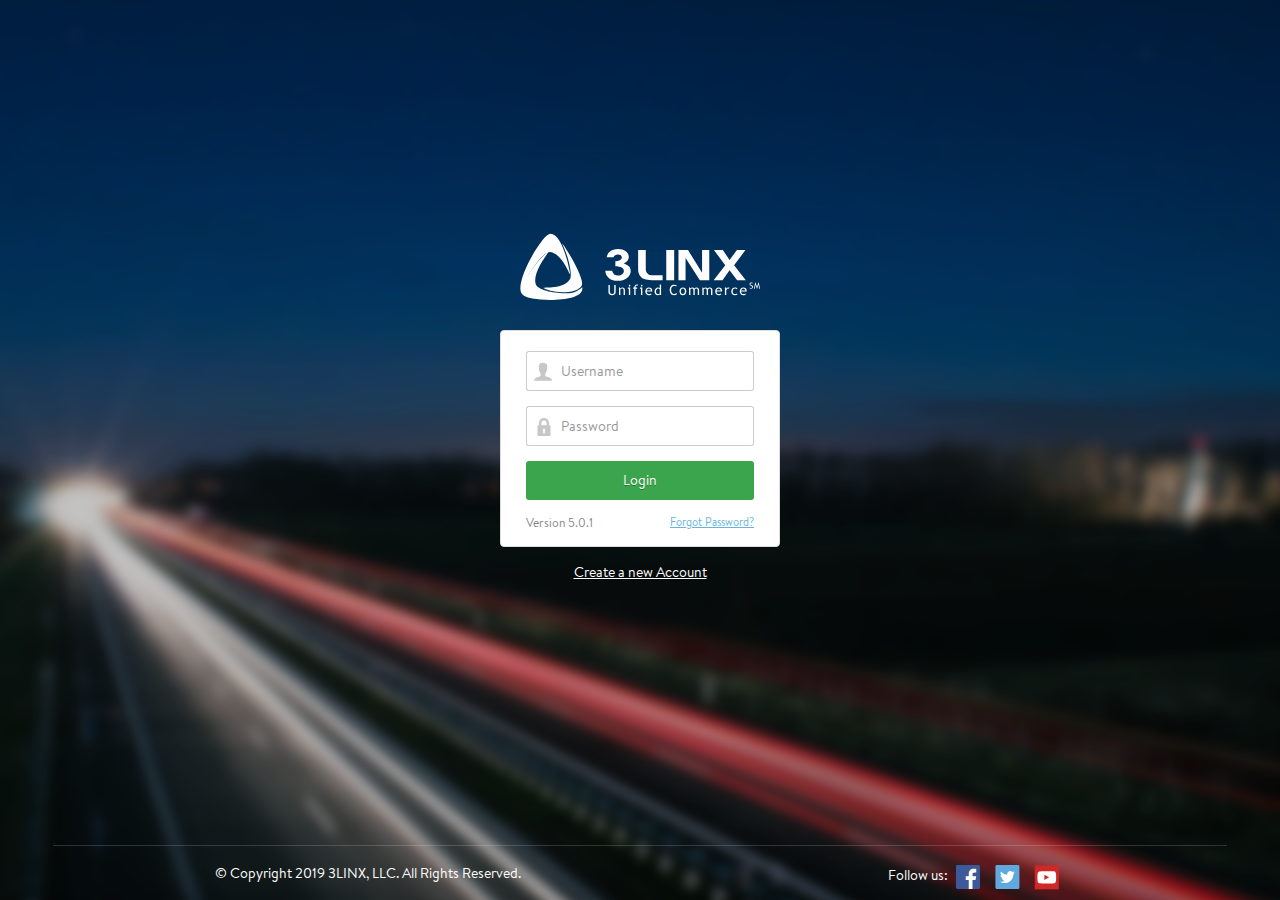
<file: index.html>
<!DOCTYPE html>
<html class="login">
  <head>
    <title>3LINX | UC Hub</title>
    <meta charset="UTF-8" />
    <meta name="viewport" content="width=1220" />
    <meta name="keywords" content="3 LINX Unified Commerce" />
    <link rel="shortcut icon" type="image/ico" href="images/favicon.ico" />
    <link rel="stylesheet" type="text/css" href="css/bootstrap.min.css" />
    <link rel="stylesheet" type="text/css" href="css/font-awesome.min.css" />
    <link rel="stylesheet" type="text/css" href="css/elements.css" />
    <link rel="stylesheet" type="text/css" href="css/main.css" />
    <link rel="stylesheet" type="text/css" href="css/responsive.css" />
    <!--[if gte IE 9]>
      <style type="text/css">
        .gradient {
          filter: none;
        }
      </style>
    <![endif]-->

    <!--Main Scripts-->
    <script type="text/javascript" src="js/jquery-1.11.2.min.js"></script>
    <script type="text/javascript" src="js/bootstrap.min.js"></script>
    <script type="text/javascript" src="js/main.js"></script>

    <!--[if lte IE 9]>
      <script type="text/javascript" src="js/ie/placeholder.js"></script>
      <script type="text/javascript" src="js/ie/respond.min.js"></script>
    <![endif]-->
  </head>
  <body>
    <div class="page-login wrap">
      <div class="container-main">
        <div class="login-form text-center">
          <div class="block-logo">
            <a href="index.html">
              <img src="images/Logo_Login.svg" alt="3LINX Logo" />
              <img
                src="images/Logo_Login_print.svg"
                class="visible-print"
                alt="3LINX Logo"
              />
            </a>
          </div>
          <div
            class="col-lg-3 col-md-3 col-sm-3 no-float no-padding panel panel-default login-panel"
          >
            <div class="panel-body">
              <form
                id="myForm"
                data-toggle="validator"
                role="form"
                action="#"
                method="POST"
              >
                <div class="row">
                  <div class="col-sm-12 col-md-12">
                    <div class="form-group login-form-item">
                      <p class="text-left hidden">
                        This username doesn’t exist.
                      </p>
                      <div class="col-md-12 col-xs-12 input-group">
                        <label
                          class="input-group-addon login-icon icon-banner"
                          for="field-login"
                        >
                          <i class="icons icon-username"></i>
                        </label>
                        <input
                          class="form-control login-input"
                          placeholder="Username"
                          id="field-login"
                          name="loginname"
                          type="text"
                          autofocus
                        />
                      </div>
                    </div>
                    <div class="form-group login-form-item">
                      <p class="text-left hidden">This password is wrong.</p>
                      <div class="col-md-12 col-xs-12 input-group">
                        <label
                          class="input-group-addon login-icon icon-banner"
                          for="field-pass"
                        >
                          <i class="icons icon-password"></i>
                        </label>
                        <input
                          class="form-control login-input"
                          placeholder="Password"
                          id="field-pass"
                          name="password"
                          type="password"
                          value=""
                        />
                      </div>
                    </div>
                    <div class="form-group">
                      <input
                        type="submit"
                        class="btn btn-lg btn-primary btn-green gradient btn-block"
                        value="Login"
                      />
                    </div>
                    <div class="login-action text-right">
                      <small class="pull-left">Version 5.0.1</small>
                      <a href=""> Forgot Password? </a>
                    </div>
                  </div>
                </div>
              </form>
            </div>
          </div>
          <div class="text-center create-acc">
            <a href="" class="link-light">Create a new Account</a>
          </div>
        </div>
      </div>
      <!--End container-main-->
      <footer class="form-inline no-float">
        <div class="footer-inner col-md-11 col-sm-11 no-float no-padding">
          <div class="col-md-9 no-float">
            <div class="col-md-6 col-sm-6 col-xs-6 no-padding">
              <div class="form-group">
                &copy; Copyright 2019 3LINX, LLC. All Rights Reserved.
              </div>
            </div>
            <!--
                -->
            <div class="col-md-6 col-sm-6 col-xs-6 text-right no-padding">
              <div class="form-group hidden-print">
                Follow us:
                <a href="" class="icon-soc transition icon-fb"></a>
                <a href="" class="icon-soc transition icon-tw"></a>
                <a href="" class="icon-soc transition icon-utube"></a>
              </div>
            </div>
          </div>
        </div>
      </footer>
    </div>
  </body>
</html>
</file>
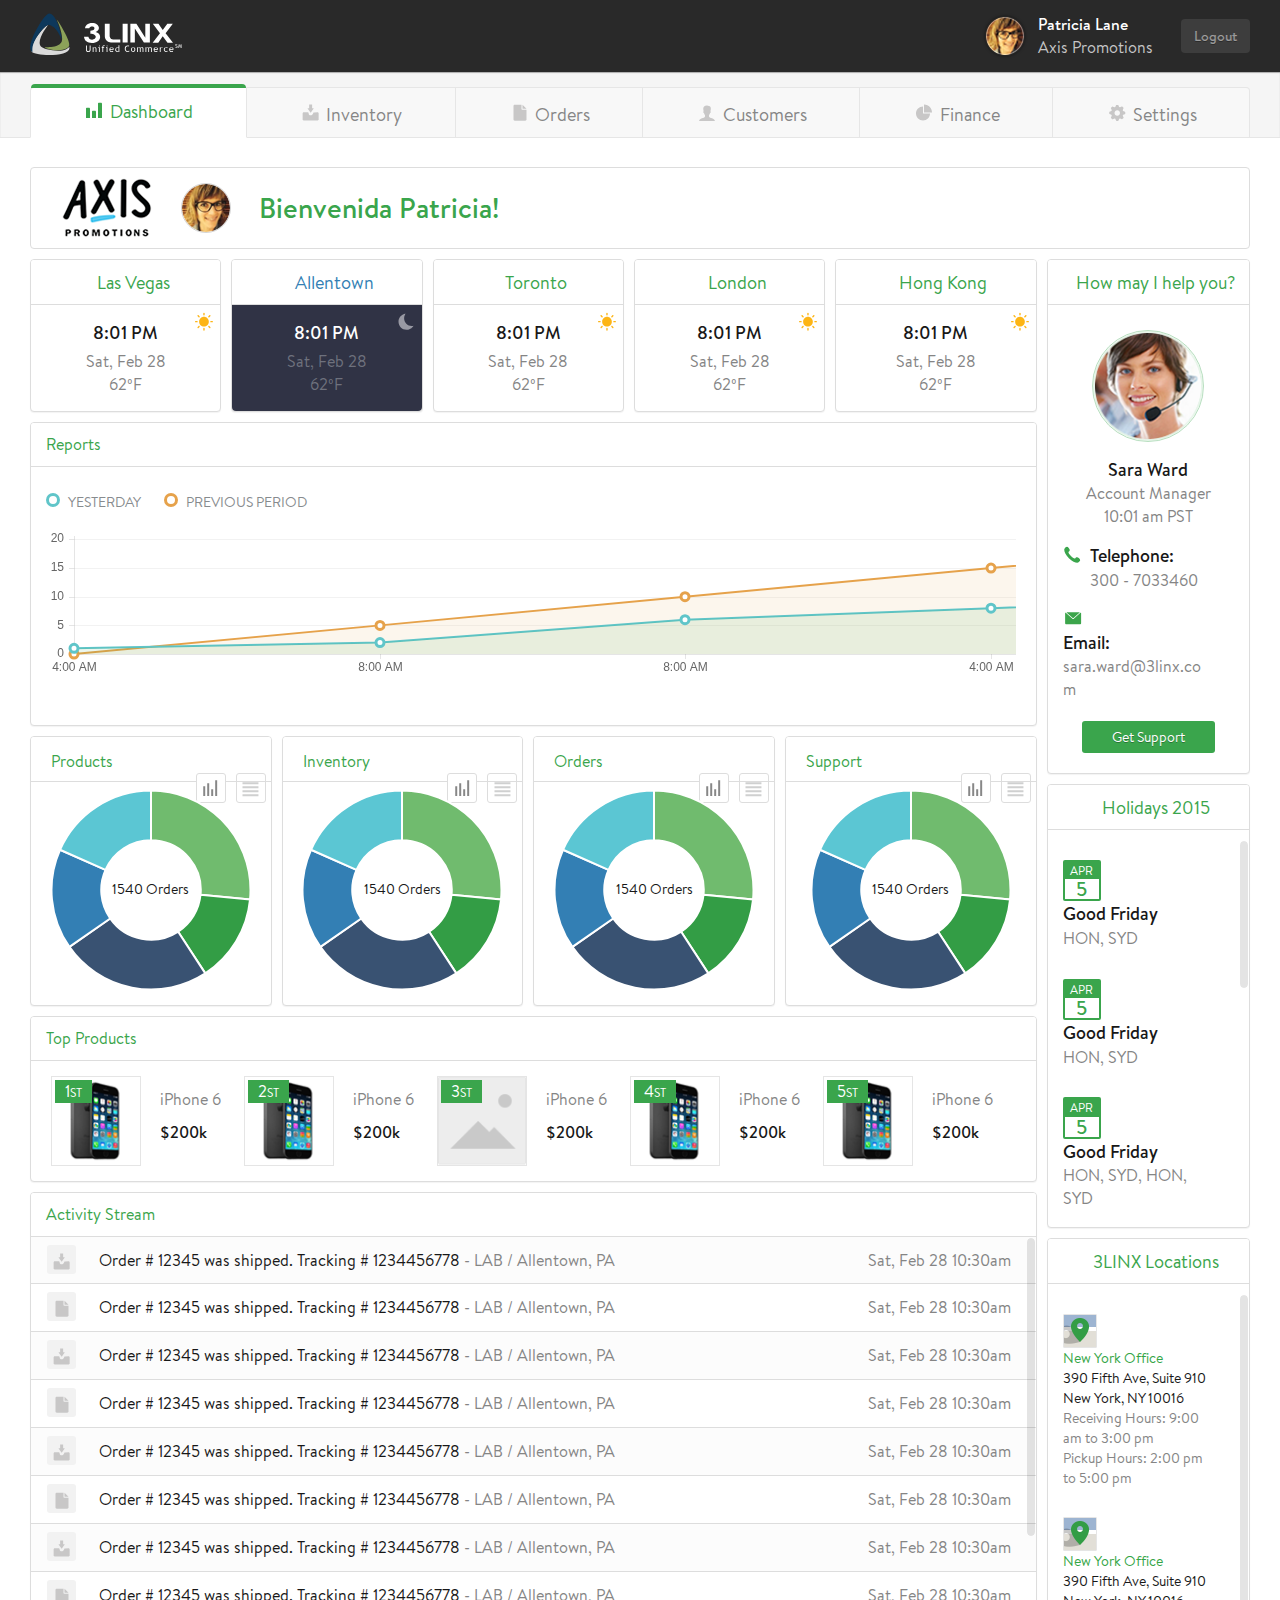
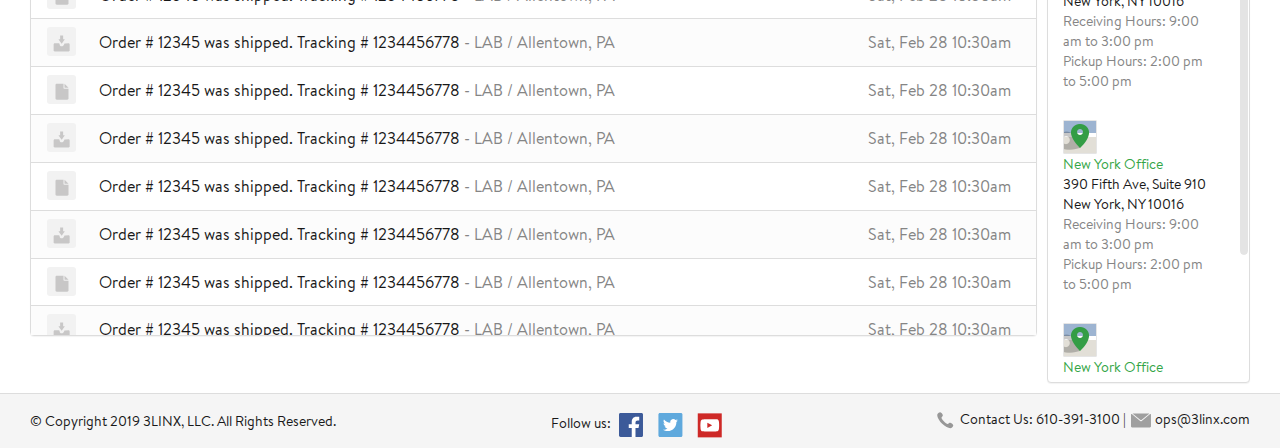
<file: dashboard.html>
<!DOCTYPE html>
<html>
  <head>
    <title>3LINX | UC Hub</title>
    <meta charset="UTF-8" />
    <meta name="keywords" content="3 LINX Unified Commerce" />
    <meta name="viewport" content="width=1500" />
    <link rel="shortcut icon" type="image/ico" href="images/favicon.ico" />
    <link rel="stylesheet" type="text/css" href="css/bootstrap.min.css" />
    <link
      rel="stylesheet"
      type="text/css"
      href="css/bootstrap-select.min.css"
    />
    <link rel="stylesheet" type="text/css" href="css/font-awesome.min.css" />
    <link rel="stylesheet" type="text/css" href="css/elements.css" />
    <link rel="stylesheet" type="text/css" href="css/main.css" />
    <link rel="stylesheet" type="text/css" href="css/responsive.css" />
    <!--[if gte IE 9]>
      <style type="text/css">
        .gradient {
          filter: none;
        }
      </style>
    <![endif]-->

    <!--Main Scripts-->
    <script type="text/javascript" src="js/jquery-1.11.2.min.js"></script>
    <script type="text/javascript" src="js/bootstrap.min.js"></script>
    <script type="text/javascript" src="js/bootstrap-select.min.js"></script>
    <script type="text/javascript" src="js/Chart.min.js"></script>
    <script type="text/javascript" src="js/main.js"></script>

    <!--[if lte IE 9]>
      <script type="text/javascript" src="js/ie/placeholder.js"></script>
      <script type="text/javascript" src="js/ie/respond.min.js"></script>
    <![endif]-->
  </head>
  <body>
    <div class="wrap">
      <header>
        <div class="container-fluid no-padding">
          <nav class="navbar-default navbar-static-top header-nav">
            <div class="navbar-collapse form-inline">
              <div class="form-group nav-inner col-sm-6 col-xs-6">
                <a href="index.html">
                  <img
                    src="images/Logo_Portal.svg"
                    class="hidden-print"
                    alt="3LINX Logo"
                  />
                  <img
                    src="images/Logo_Portal_print.svg"
                    class="visible-print"
                    alt="3LINX Logo"
                  />
                </a>
              </div>
              <div class="nav col-sm-6 col-xs-6 nav-inner form-group">
                <div class="form-inline pull-right">
                  <div class="img-banner-sm form-group">
                    <img
                      src="images/userPic/img1.png"
                      class="profile-image img-circle"
                      alt="Avatar"
                    />
                  </div>
                  <a href="#" class="user-info form-group">
                    <strong>Patricia Lane</strong>
                    <span class="user-info-corp">Axis Promotions</span>
                  </a>
                  <button class="btn btn-gray transition btn-logout">
                    Logout
                  </button>
                </div>
              </div>
            </div>
            <!--/.nav-collapse -->
          </nav>
        </div>
      </header>
      <div class="container-main no-space">
        <div class="main-menu">
          <div class="col-md-12 no-padding tab-block">
            <nav>
              <div class="no-padding" id="bs-example-navbar-collapse-1">
                <ul class="nav no-float main-nav nav-justified nav-tabs">
                  <li class="tab-item tab-first active">
                    <a href="dashboard.html"
                      ><i class="icons icon-dash"></i> Dashboard</a
                    >
                  </li>
                  <li class="tab-item">
                    <a href="#"><i class="icons icon-invent"></i> Inventory</a>
                  </li>
                  <li class="tab-item">
                    <a href="manage.html"
                      ><i class="icons icon-orders"></i> Orders</a
                    >
                  </li>
                  <li class="tab-item">
                    <a href="#"
                      ><i class="icons icon-customers"></i> Customers</a
                    >
                  </li>
                  <li class="tab-item">
                    <a href="#"><i class="icons icon-finance"></i> Finance</a>
                  </li>
                  <li class="tab-item tab-last">
                    <a href="#"><i class="icons icon-settings"></i> Settings</a>
                  </li>
                </ul>
              </div>
              <!-- /.navbar-collapse -->
            </nav>
          </div>
        </div>
        <!--End main Nav-->
        <div class="container-fluid no-padding">
          <div class="profile-head panel panel-default">
            <div class="form-inline">
              <a href="#" class="form-group">
                <img
                  src="images/compLogos/logo1.png"
                  class=""
                  alt="Company Logo"
                />
              </a>
              <div class="img-banner-mid form-group">
                <img
                  src="images/userPic/img2.png"
                  class="profile-image-mid img-circle"
                  alt="Avatar"
                />
              </div>
              <a href="#" class="head-md-green form-group">
                <strong>Bienvenida Patricia!</strong>
              </a>
            </div>
          </div>
          <div class="clearfix">
            <div class="col-xs-10 no-padding container-left">
              <div class="table-block">
                <div class="box-country">
                  <div class="panel panel-default text-center panel-date">
                    <div class="panel-heading">
                      <strong class="head-sm-green">Las Vegas</strong>
                    </div>
                    <div class="panel-body">
                      <span class="pull-right icons icon-sun"></span>
                      <strong>8:01 PM</strong>
                      <p class="no-margin count-time">Sat, Feb 28</p>
                      <p class="no-margin">62&#186;F</p>
                    </div>
                  </div>
                </div>
                <div class="box-country box-night">
                  <div class="panel panel-default text-center panel-date">
                    <div class="panel-heading">
                      <strong class="head-sm-green">Allentown</strong>
                    </div>
                    <div class="panel-body">
                      <span class="pull-right icons icon-moon"></span>
                      <strong>8:01 PM</strong>
                      <p class="no-margin count-time">Sat, Feb 28</p>
                      <p class="no-margin">62&#186;F</p>
                    </div>
                  </div>
                </div>
                <div class="box-country">
                  <div class="panel panel-default text-center panel-date">
                    <div class="panel-heading">
                      <strong class="head-sm-green">Toronto</strong>
                    </div>
                    <div class="panel-body">
                      <span class="pull-right icons icon-sun"></span>
                      <strong>8:01 PM</strong>
                      <p class="no-margin count-time">Sat, Feb 28</p>
                      <p class="no-margin">62&#186;F</p>
                    </div>
                  </div>
                </div>
                <div class="box-country">
                  <div class="panel panel-default text-center panel-date">
                    <div class="panel-heading">
                      <strong class="head-sm-green">London</strong>
                    </div>
                    <div class="panel-body">
                      <span class="pull-right icons icon-sun"></span>
                      <strong>8:01 PM</strong>
                      <p class="no-margin count-time">Sat, Feb 28</p>
                      <p class="no-margin">62&#186;F</p>
                    </div>
                  </div>
                </div>
                <div class="box-country">
                  <div class="panel panel-default text-center panel-date">
                    <div class="panel-heading">
                      <strong class="head-sm-green">Hong Kong</strong>
                    </div>
                    <div class="panel-body">
                      <span class="pull-right icons icon-sun"></span>
                      <strong>8:01 PM</strong>
                      <p class="no-margin count-time">Sat, Feb 28</p>
                      <p class="no-margin">62&#186;F</p>
                    </div>
                  </div>
                </div>
              </div>
              <div class="col-lg-12 no-padding">
                <div class="panel panel-default text-left">
                  <div class="panel-heading">
                    <strong class="head-sm-green">Reports</strong>
                  </div>
                  <div class="panel-body chart-container">
                    <div class="col-lg-12 form-inline">
                      <div class="chart-info form-group">
                        <span class="chart-blue img-circle"></span>
                        Yesterday
                      </div>
                      <div class="chart-info form-group">
                        <span class="chart-orange img-circle"></span>
                        Previous Period
                      </div>
                    </div>
                    <div id="canvas-holder2">
                      <canvas id="chart2" width="450" height="70%" />
                    </div>
                    <div id="chartjs-tooltip"></div>
                  </div>
                </div>
              </div>
              <div class="table-block">
                <div class="box-data">
                  <div class="panel panel-default panel-static">
                    <div class="panel-heading panel-fixed-head form-inline">
                      <strong
                        class="head-sm-green form-group col-lg-8 no-float no-padding"
                        >Products</strong
                      >
                      <ul
                        class="nav nav-tabs choose-tablist form-group pull-right hidden-print"
                        role="tablist"
                      >
                        <li role="presentation" class="active">
                          <a
                            href="#graph-prod"
                            aria-controls="home"
                            role="tab"
                            data-toggle="tab"
                          >
                            <i class="icons icon-graph"></i>
                          </a>
                        </li>
                        <li role="presentation">
                          <a
                            href="#data-prod"
                            aria-controls="profile"
                            role="tab"
                            data-toggle="tab"
                          >
                            <i class="icons icon-data"></i>
                          </a>
                        </li>
                      </ul>
                    </div>
                    <div class="panel-body panel-static-bottom">
                      <div class="tab-content">
                        <div
                          role="tabpanel"
                          class="tab-pane active hidden-print"
                          id="graph-prod"
                        >
                          <div class="order-count">
                            <div class="table-block">
                              <span class="order-count-inner">1540 Orders</span>
                            </div>
                          </div>
                          <div
                            id="canvas-holder"
                            class="canvas-holder center-block"
                          >
                            <canvas id="chart-area" width="100%" height="100" />
                          </div>
                        </div>
                        <div role="tabpanel" class="tab-pane" id="data-prod">
                          <div class="enscroll">
                            <table class="table table-striped">
                              <tbody>
                                <tr>
                                  <td>John</td>
                                  <td>0</td>
                                </tr>
                                <tr>
                                  <td>Mary</td>
                                  <td>123</td>
                                </tr>
                                <tr>
                                  <td>July</td>
                                  <td>23</td>
                                </tr>
                                <tr>
                                  <td>July</td>
                                  <td>6</td>
                                </tr>
                                <tr>
                                  <td>July</td>
                                  <td>6</td>
                                </tr>
                                <tr>
                                  <td>July</td>
                                  <td>6</td>
                                </tr>
                              </tbody>
                            </table>
                          </div>
                        </div>
                      </div>
                    </div>
                  </div>
                </div>
                <div class="box-data">
                  <div class="panel panel-default panel-static">
                    <div class="panel-heading panel-fixed-head form-inline">
                      <strong
                        class="head-sm-green form-group col-lg-8 no-float no-padding"
                        >Inventory</strong
                      >
                      <ul
                        class="nav nav-tabs choose-tablist form-group pull-right hidden-print"
                        role="tablist"
                      >
                        <li role="presentation" class="active">
                          <a
                            href="#graph-invent"
                            aria-controls="home"
                            role="tab"
                            data-toggle="tab"
                          >
                            <i class="icons icon-graph"></i>
                          </a>
                        </li>
                        <li role="presentation">
                          <a
                            href="#data-invent"
                            aria-controls="profile"
                            role="tab"
                            data-toggle="tab"
                          >
                            <i class="icons icon-data"></i>
                          </a>
                        </li>
                      </ul>
                    </div>
                    <div class="panel-body panel-static-bottom">
                      <div class="tab-content">
                        <div
                          role="tabpanel"
                          class="tab-pane active"
                          id="graph-invent"
                        >
                          <div class="order-count">
                            <div class="table-block">
                              <span class="order-count-inner">1540 Orders</span>
                            </div>
                          </div>
                          <div
                            id="canvas-holder1"
                            class="canvas-holder center-block"
                          >
                            <canvas
                              id="chart-area1"
                              width="100%"
                              height="100"
                            />
                          </div>
                        </div>
                        <div role="tabpanel" class="tab-pane" id="data-invent">
                          <div class="enscroll">
                            <table class="table table-striped">
                              <tbody>
                                <tr>
                                  <td>John</td>
                                  <td>0</td>
                                </tr>
                                <tr>
                                  <td>Mary</td>
                                  <td>123</td>
                                </tr>
                                <tr>
                                  <td>July</td>
                                  <td>23</td>
                                </tr>
                                <tr>
                                  <td>July</td>
                                  <td>6</td>
                                </tr>
                                <tr>
                                  <td>July</td>
                                  <td>6</td>
                                </tr>
                                <tr>
                                  <td>July</td>
                                  <td>6</td>
                                </tr>
                              </tbody>
                            </table>
                          </div>
                        </div>
                      </div>
                    </div>
                  </div>
                </div>
                <div class="box-data">
                  <div class="panel panel-default panel-static">
                    <div class="panel-heading panel-fixed-head form-inline">
                      <strong
                        class="head-sm-green form-group col-lg-8 no-float no-padding"
                        >Orders</strong
                      >
                      <ul
                        class="nav nav-tabs choose-tablist form-group pull-right hidden-print"
                        role="tablist"
                      >
                        <li role="presentation" class="active">
                          <a
                            href="#graph-orders"
                            aria-controls="home"
                            role="tab"
                            data-toggle="tab"
                          >
                            <i class="icons icon-graph"></i>
                          </a>
                        </li>
                        <li role="presentation">
                          <a
                            href="#data-orders"
                            aria-controls="profile"
                            role="tab"
                            data-toggle="tab"
                          >
                            <i class="icons icon-data"></i>
                          </a>
                        </li>
                      </ul>
                    </div>
                    <div class="panel-body panel-static-bottom">
                      <div class="tab-content">
                        <div
                          role="tabpanel"
                          class="tab-pane active"
                          id="graph-orders"
                        >
                          <div class="order-count">
                            <div class="table-block">
                              <span class="order-count-inner">1540 Orders</span>
                            </div>
                          </div>
                          <div
                            id="canvas-holder3"
                            class="canvas-holder center-block"
                          >
                            <canvas
                              id="chart-area3"
                              width="100%"
                              height="100"
                            />
                          </div>
                        </div>
                        <div role="tabpanel" class="tab-pane" id="data-orders">
                          <div class="enscroll">
                            <table class="table table-striped">
                              <tbody>
                                <tr>
                                  <td>John</td>
                                  <td>0</td>
                                </tr>
                                <tr>
                                  <td>Mary</td>
                                  <td>123</td>
                                </tr>
                                <tr>
                                  <td>July</td>
                                  <td>23</td>
                                </tr>
                                <tr>
                                  <td>July</td>
                                  <td>6</td>
                                </tr>
                                <tr>
                                  <td>July</td>
                                  <td>6</td>
                                </tr>
                                <tr>
                                  <td>July</td>
                                  <td>6</td>
                                </tr>
                              </tbody>
                            </table>
                          </div>
                        </div>
                      </div>
                    </div>
                  </div>
                </div>
                <div class="box-data">
                  <div class="panel panel-default panel-static">
                    <div class="panel-heading panel-fixed-head form-inline">
                      <strong
                        class="head-sm-green form-group col-lg-8 no-float no-padding"
                        >Support</strong
                      >
                      <ul
                        class="nav nav-tabs choose-tablist form-group pull-right hidden-print"
                        role="tablist"
                      >
                        <li role="presentation" class="active">
                          <a
                            href="#graph-support"
                            aria-controls="home"
                            role="tab"
                            data-toggle="tab"
                          >
                            <i class="icons icon-graph"></i>
                          </a>
                        </li>
                        <li role="presentation">
                          <a
                            href="#data-support"
                            aria-controls="profile"
                            role="tab"
                            data-toggle="tab"
                          >
                            <i class="icons icon-data"></i>
                          </a>
                        </li>
                      </ul>
                    </div>
                    <div class="panel-body panel-static-bottom">
                      <div class="tab-content">
                        <div
                          role="tabpanel"
                          class="tab-pane active"
                          id="graph-support"
                        >
                          <div class="order-count">
                            <div class="table-block">
                              <span class="order-count-inner">1540 Orders</span>
                            </div>
                          </div>
                          <div
                            id="canvas-holder4"
                            class="canvas-holder center-block"
                          >
                            <canvas
                              id="chart-area4"
                              width="100%"
                              height="100"
                            />
                          </div>
                        </div>
                        <div role="tabpanel" class="tab-pane" id="data-support">
                          <div class="enscroll">
                            <table class="table table-striped">
                              <tbody>
                                <tr>
                                  <td>John</td>
                                  <td>0</td>
                                </tr>
                                <tr>
                                  <td>Mary</td>
                                  <td>123</td>
                                </tr>
                                <tr>
                                  <td>July</td>
                                  <td>23</td>
                                </tr>
                                <tr>
                                  <td>July</td>
                                  <td>6</td>
                                </tr>
                                <tr>
                                  <td>July</td>
                                  <td>6</td>
                                </tr>
                                <tr>
                                  <td>July</td>
                                  <td>6</td>
                                </tr>
                              </tbody>
                            </table>
                          </div>
                        </div>
                      </div>
                    </div>
                  </div>
                </div>
              </div>
              <div class="col-lg-12 no-padding">
                <div class="panel panel-default text-left panel-prods">
                  <div class="panel-heading">
                    <strong class="head-sm-green">Top Products</strong>
                  </div>
                  <div class="panel-body">
                    <div class="table-block">
                      <div class="table-cell form-inline">
                        <div class="prod-banner form-group">
                          <span class="prod-count"> 1<small>ST</small> </span>
                          <img
                            src="images/prodPic/img1.png"
                            alt=""
                            class="centered-img"
                          />
                        </div>
                        <div class="form-group info-right">
                          <p>iPhone 6</p>
                          <p class="cost">$200k</p>
                        </div>
                      </div>
                      <div class="table-cell form-inline">
                        <div class="prod-banner form-group">
                          <span class="prod-count"> 2<small>ST</small> </span>
                          <img
                            src="images/prodPic/img1.png"
                            alt=""
                            class="centered-img"
                          />
                        </div>
                        <div class="form-group info-right">
                          <p>iPhone 6</p>
                          <p class="cost">$200k</p>
                        </div>
                      </div>
                      <div class="table-cell form-inline">
                        <div class="prod-banner form-group">
                          <span class="prod-count"> 3<small>ST</small> </span>
                          <img
                            src="images/prodPic/img-default.png"
                            alt=""
                            class="centered-img"
                          />
                        </div>
                        <div class="form-group info-right">
                          <p>iPhone 6</p>
                          <p class="cost">$200k</p>
                        </div>
                      </div>
                      <div class="table-cell form-inline">
                        <div class="prod-banner form-group">
                          <span class="prod-count"> 4<small>ST</small> </span>
                          <img
                            src="images/prodPic/img1.png"
                            alt=""
                            class="centered-img"
                          />
                        </div>
                        <div class="form-group info-right">
                          <p>iPhone 6</p>
                          <p class="cost">$200k</p>
                        </div>
                      </div>
                      <div class="table-cell form-inline">
                        <div class="prod-banner form-group">
                          <span class="prod-count"> 5<small>ST</small> </span>
                          <img
                            src="images/prodPic/img1.png"
                            alt=""
                            class="centered-img"
                          />
                        </div>
                        <div class="form-group info-right">
                          <p>iPhone 6</p>
                          <p class="cost">$200k</p>
                        </div>
                      </div>
                    </div>
                  </div>
                </div>
              </div>
              <div class="col-lg-12 no-padding">
                <div class="panel panel-default text-left panel-activity">
                  <div class="panel-heading">
                    <strong class="head-sm-green">Activity Stream</strong>
                  </div>
                  <div class="panel-body no-padding">
                    <div class="enscroll">
                      <table class="table table-striped">
                        <tbody>
                          <tr>
                            <td>
                              <span class="icon-container">
                                <i class="icons icon-invent"></i>
                              </span>
                            </td>
                            <td>
                              Order # 12345 was shipped. Tracking # 1234456778
                              <span class="txt-muted"
                                >- LAB / Allentown, PA
                              </span>
                            </td>
                            <td class="txt-muted">Sat, Feb 28 10:30am</td>
                          </tr>
                          <tr>
                            <td>
                              <span class="icon-container">
                                <i class="icons icon-orders"></i>
                              </span>
                            </td>
                            <td>
                              Order # 12345 was shipped. Tracking # 1234456778
                              <span class="txt-muted"
                                >- LAB / Allentown, PA
                              </span>
                            </td>
                            <td class="txt-muted">Sat, Feb 28 10:30am</td>
                          </tr>
                          <tr>
                            <td>
                              <span class="icon-container">
                                <i class="icons icon-invent"></i>
                              </span>
                            </td>
                            <td>
                              Order # 12345 was shipped. Tracking # 1234456778
                              <span class="txt-muted"
                                >- LAB / Allentown, PA
                              </span>
                            </td>
                            <td class="txt-muted">Sat, Feb 28 10:30am</td>
                          </tr>
                          <tr>
                            <td>
                              <span class="icon-container">
                                <i class="icons icon-orders"></i>
                              </span>
                            </td>
                            <td>
                              Order # 12345 was shipped. Tracking # 1234456778
                              <span class="txt-muted"
                                >- LAB / Allentown, PA
                              </span>
                            </td>
                            <td class="txt-muted">Sat, Feb 28 10:30am</td>
                          </tr>
                          <tr>
                            <td>
                              <span class="icon-container">
                                <i class="icons icon-invent"></i>
                              </span>
                            </td>
                            <td>
                              Order # 12345 was shipped. Tracking # 1234456778
                              <span class="txt-muted"
                                >- LAB / Allentown, PA
                              </span>
                            </td>
                            <td class="txt-muted">Sat, Feb 28 10:30am</td>
                          </tr>
                          <tr>
                            <td>
                              <span class="icon-container">
                                <i class="icons icon-orders"></i>
                              </span>
                            </td>
                            <td>
                              Order # 12345 was shipped. Tracking # 1234456778
                              <span class="txt-muted"
                                >- LAB / Allentown, PA
                              </span>
                            </td>
                            <td class="txt-muted">Sat, Feb 28 10:30am</td>
                          </tr>
                          <tr>
                            <td>
                              <span class="icon-container">
                                <i class="icons icon-invent"></i>
                              </span>
                            </td>
                            <td>
                              Order # 12345 was shipped. Tracking # 1234456778
                              <span class="txt-muted"
                                >- LAB / Allentown, PA
                              </span>
                            </td>
                            <td class="txt-muted">Sat, Feb 28 10:30am</td>
                          </tr>
                          <tr>
                            <td>
                              <span class="icon-container">
                                <i class="icons icon-orders"></i>
                              </span>
                            </td>
                            <td>
                              Order # 12345 was shipped. Tracking # 1234456778
                              <span class="txt-muted"
                                >- LAB / Allentown, PA
                              </span>
                            </td>
                            <td class="txt-muted">Sat, Feb 28 10:30am</td>
                          </tr>
                          <tr>
                            <td>
                              <span class="icon-container">
                                <i class="icons icon-invent"></i>
                              </span>
                            </td>
                            <td>
                              Order # 12345 was shipped. Tracking # 1234456778
                              <span class="txt-muted"
                                >- LAB / Allentown, PA
                              </span>
                            </td>
                            <td class="txt-muted">Sat, Feb 28 10:30am</td>
                          </tr>
                          <tr>
                            <td>
                              <span class="icon-container">
                                <i class="icons icon-orders"></i>
                              </span>
                            </td>
                            <td>
                              Order # 12345 was shipped. Tracking # 1234456778
                              <span class="txt-muted"
                                >- LAB / Allentown, PA
                              </span>
                            </td>
                            <td class="txt-muted">Sat, Feb 28 10:30am</td>
                          </tr>
                          <tr>
                            <td>
                              <span class="icon-container">
                                <i class="icons icon-invent"></i>
                              </span>
                            </td>
                            <td>
                              Order # 12345 was shipped. Tracking # 1234456778
                              <span class="txt-muted"
                                >- LAB / Allentown, PA
                              </span>
                            </td>
                            <td class="txt-muted">Sat, Feb 28 10:30am</td>
                          </tr>
                          <tr>
                            <td>
                              <span class="icon-container">
                                <i class="icons icon-orders"></i>
                              </span>
                            </td>
                            <td>
                              Order # 12345 was shipped. Tracking # 1234456778
                              <span class="txt-muted"
                                >- LAB / Allentown, PA
                              </span>
                            </td>
                            <td class="txt-muted">Sat, Feb 28 10:30am</td>
                          </tr>
                          <tr>
                            <td>
                              <span class="icon-container">
                                <i class="icons icon-invent"></i>
                              </span>
                            </td>
                            <td>
                              Order # 12345 was shipped. Tracking # 1234456778
                              <span class="txt-muted"
                                >- LAB / Allentown, PA
                              </span>
                            </td>
                            <td class="txt-muted">Sat, Feb 28 10:30am</td>
                          </tr>
                          <tr>
                            <td>
                              <span class="icon-container">
                                <i class="icons icon-orders"></i>
                              </span>
                            </td>
                            <td>
                              Order # 12345 was shipped. Tracking # 1234456778
                              <span class="txt-muted"
                                >- LAB / Allentown, PA
                              </span>
                            </td>
                            <td class="txt-muted">Sat, Feb 28 10:30am</td>
                          </tr>
                          <tr>
                            <td>
                              <span class="icon-container">
                                <i class="icons icon-invent"></i>
                              </span>
                            </td>
                            <td>
                              Order # 12345 was shipped. Tracking # 1234456778
                              <span class="txt-muted"
                                >- LAB / Allentown, PA
                              </span>
                            </td>
                            <td class="txt-muted">Sat, Feb 28 10:30am</td>
                          </tr>
                          <tr>
                            <td>
                              <span class="icon-container">
                                <i class="icons icon-orders"></i>
                              </span>
                            </td>
                            <td>
                              Order # 12345 was shipped. Tracking # 1234456778
                              <span class="txt-muted"
                                >- LAB / Allentown, PA
                              </span>
                            </td>
                            <td class="txt-muted">Sat, Feb 28 10:30am</td>
                          </tr>
                          <tr>
                            <td>
                              <span class="icon-container">
                                <i class="icons icon-invent"></i>
                              </span>
                            </td>
                            <td>
                              Order # 12345 was shipped. Tracking # 1234456778
                              <span class="txt-muted"
                                >- LAB / Allentown, PA
                              </span>
                            </td>
                            <td class="txt-muted">Sat, Feb 28 10:30am</td>
                          </tr>
                          <tr>
                            <td>
                              <span class="icon-container">
                                <i class="icons icon-orders"></i>
                              </span>
                            </td>
                            <td>
                              Order # 12345 was shipped. Tracking # 1234456778
                              <span class="txt-muted"
                                >- LAB / Allentown, PA
                              </span>
                            </td>
                            <td class="txt-muted">Sat, Feb 28 10:30am</td>
                          </tr>
                          <tr>
                            <td>
                              <span class="icon-container">
                                <i class="icons icon-invent"></i>
                              </span>
                            </td>
                            <td>
                              Order # 12345 was shipped. Tracking # 1234456778
                              <span class="txt-muted"
                                >- LAB / Allentown, PA
                              </span>
                            </td>
                            <td class="txt-muted">Sat, Feb 28 10:30am</td>
                          </tr>
                          <tr>
                            <td>
                              <span class="icon-container">
                                <i class="icons icon-orders"></i>
                              </span>
                            </td>
                            <td>
                              Order # 12345 was shipped. Tracking # 1234456778
                              <span class="txt-muted"
                                >- LAB / Allentown, PA
                              </span>
                            </td>
                            <td class="txt-muted">Sat, Feb 28 10:30am</td>
                          </tr>
                          <tr>
                            <td>
                              <span class="icon-container">
                                <i class="icons icon-invent"></i>
                              </span>
                            </td>
                            <td>
                              Order # 12345 was shipped. Tracking # 1234456778
                              <span class="txt-muted"
                                >- LAB / Allentown, PA
                              </span>
                            </td>
                            <td class="txt-muted">Sat, Feb 28 10:30am</td>
                          </tr>
                          <tr>
                            <td>
                              <span class="icon-container">
                                <i class="icons icon-orders"></i>
                              </span>
                            </td>
                            <td>
                              Order # 12345 was shipped. Tracking # 1234456778
                              <span class="txt-muted"
                                >- LAB / Allentown, PA
                              </span>
                            </td>
                            <td class="txt-muted">Sat, Feb 28 10:30am</td>
                          </tr>
                          <tr>
                            <td>
                              <span class="icon-container">
                                <i class="icons icon-invent"></i>
                              </span>
                            </td>
                            <td>
                              Order # 12345 was shipped. Tracking # 1234456778
                              <span class="txt-muted"
                                >- LAB / Allentown, PA
                              </span>
                            </td>
                            <td class="txt-muted">Sat, Feb 28 10:30am</td>
                          </tr>
                          <tr>
                            <td>
                              <span class="icon-container">
                                <i class="icons icon-orders"></i>
                              </span>
                            </td>
                            <td>
                              Order # 12345 was shipped. Tracking # 1234456778
                              <span class="txt-muted"
                                >- LAB / Allentown, PA
                              </span>
                            </td>
                            <td class="txt-muted">Sat, Feb 28 10:30am</td>
                          </tr>
                          <tr>
                            <td>
                              <span class="icon-container">
                                <i class="icons icon-invent"></i>
                              </span>
                            </td>
                            <td>
                              Order # 12345 was shipped. Tracking # 1234456778
                              <span class="txt-muted"
                                >- LAB / Allentown, PA
                              </span>
                            </td>
                            <td class="txt-muted">Sat, Feb 28 10:30am</td>
                          </tr>
                          <tr>
                            <td>
                              <span class="icon-container">
                                <i class="icons icon-orders"></i>
                              </span>
                            </td>
                            <td>
                              Order # 12345 was shipped. Tracking # 1234456778
                              <span class="txt-muted"
                                >- LAB / Allentown, PA
                              </span>
                            </td>
                            <td class="txt-muted">Sat, Feb 28 10:30am</td>
                          </tr>
                          <tr>
                            <td>
                              <span class="icon-container">
                                <i class="icons icon-invent"></i>
                              </span>
                            </td>
                            <td>
                              Order # 12345 was shipped. Tracking # 1234456778
                              <span class="txt-muted"
                                >- LAB / Allentown, PA
                              </span>
                            </td>
                            <td class="txt-muted">Sat, Feb 28 10:30am</td>
                          </tr>
                          <tr>
                            <td>
                              <span class="icon-container">
                                <i class="icons icon-orders"></i>
                              </span>
                            </td>
                            <td>
                              Order # 12345 was shipped. Tracking # 1234456778
                              <span class="txt-muted"
                                >- LAB / Allentown, PA
                              </span>
                            </td>
                            <td class="txt-muted">Sat, Feb 28 10:30am</td>
                          </tr>
                          <tr>
                            <td>
                              <span class="icon-container">
                                <i class="icons icon-invent"></i>
                              </span>
                            </td>
                            <td>
                              Order # 12345 was shipped. Tracking # 1234456778
                              <span class="txt-muted"
                                >- LAB / Allentown, PA
                              </span>
                            </td>
                            <td class="txt-muted">Sat, Feb 28 10:30am</td>
                          </tr>
                          <tr>
                            <td>
                              <span class="icon-container">
                                <i class="icons icon-orders"></i>
                              </span>
                            </td>
                            <td>
                              Order # 12345 was shipped. Tracking # 1234456778
                              <span class="txt-muted"
                                >- LAB / Allentown, PA
                              </span>
                            </td>
                            <td class="txt-muted">Sat, Feb 28 10:30am</td>
                          </tr>
                          <tr>
                            <td>
                              <span class="icon-container">
                                <i class="icons icon-invent"></i>
                              </span>
                            </td>
                            <td>
                              Order # 12345 was shipped. Tracking # 1234456778
                              <span class="txt-muted"
                                >- LAB / Allentown, PA
                              </span>
                            </td>
                            <td class="txt-muted">Sat, Feb 28 10:30am</td>
                          </tr>
                          <tr>
                            <td>
                              <span class="icon-container">
                                <i class="icons icon-orders"></i>
                              </span>
                            </td>
                            <td>
                              Order # 12345 was shipped. Tracking # 1234456778
                              <span class="txt-muted"
                                >- LAB / Allentown, PA
                              </span>
                            </td>
                            <td class="txt-muted">Sat, Feb 28 10:30am</td>
                          </tr>
                          <tr>
                            <td>
                              <span class="icon-container">
                                <i class="icons icon-invent"></i>
                              </span>
                            </td>
                            <td>
                              Order # 12345 was shipped. Tracking # 1234456778
                              <span class="txt-muted"
                                >- LAB / Allentown, PA
                              </span>
                            </td>
                            <td class="txt-muted">Sat, Feb 28 10:30am</td>
                          </tr>
                          <tr>
                            <td>
                              <span class="icon-container">
                                <i class="icons icon-orders"></i>
                              </span>
                            </td>
                            <td>
                              Order # 12345 was shipped. Tracking # 1234456778
                              <span class="txt-muted"
                                >- LAB / Allentown, PA
                              </span>
                            </td>
                            <td class="txt-muted">Sat, Feb 28 10:30am</td>
                          </tr>
                        </tbody>
                      </table>
                    </div>
                  </div>
                </div>
              </div>
            </div>

            <div class="col-xs-2 no-padding container-right pull-right">
              <div class="col-xs-12 no-padding">
                <div
                  class="panel panel-default text-center panel-date panel-help"
                >
                  <div class="panel-heading help-block-header">
                    <strong class="head-sm-green">How may I help you?</strong>
                  </div>
                  <div class="panel-body">
                    <div class="img-banner-lg center-block">
                      <img
                        src="images/userPic/img3.png"
                        class="img-circle help-img-lg"
                      />
                    </div>
                    <strong class="helper-name">Sara Ward</strong>
                    <p class="no-margin">Account Manager</p>
                    <p class="no-margin">10:01 am PST</p>
                    <div class="form-inline text-left help-info">
                      <i class="icons icon-phone-green"></i>
                      <div class="form-group help-info-txt">
                        <strong>Telephone:</strong>
                        <p class="no-margin">300 - 7033460</p>
                      </div>
                    </div>
                    <div class="form-inline text-left help-info">
                      <i class="icons icon-email-green"></i>
                      <div class="form-group help-info-txt">
                        <strong>Email:</strong>
                        <p class="no-margin">sara.ward@3linx.com</p>
                      </div>
                    </div>
                    <button class="btn btn-green btn-support">
                      Get Support
                    </button>
                  </div>
                </div>
              </div>
              <div class="col-xs-12 no-padding">
                <div
                  class="panel panel-default text-center panel-date panel-help"
                >
                  <div class="panel-heading help-block-header">
                    <strong class="head-sm-green">Holidays 2015</strong>
                  </div>
                  <div class="panel-body enscroll">
                    <div class="holiday-info form-inline text-left">
                      <div class="holiday-month form-group text-center">
                        APR
                        <span class="holiday-date"> 5 </span>
                      </div>
                      <div class="form-group holiday-txt">
                        <strong> Good Friday</strong>
                        <p class="no-margin">HON, SYD</p>
                      </div>
                    </div>
                    <div class="holiday-info form-inline text-left">
                      <div class="holiday-month form-group text-center">
                        APR
                        <span class="holiday-date"> 5 </span>
                      </div>
                      <div class="form-group holiday-txt">
                        <strong> Good Friday</strong>
                        <p class="no-margin">HON, SYD</p>
                      </div>
                    </div>
                    <div class="holiday-info form-inline text-left">
                      <div class="holiday-month form-group text-center">
                        APR
                        <span class="holiday-date"> 5 </span>
                      </div>
                      <div class="form-group holiday-txt">
                        <strong> Good Friday</strong>
                        <p class="no-margin">HON, SYD, HON, SYD</p>
                      </div>
                    </div>
                    <div class="holiday-info form-inline text-left">
                      <div class="holiday-month form-group text-center">
                        APR
                        <span class="holiday-date"> 5 </span>
                      </div>
                      <div class="form-group holiday-txt">
                        <strong> Good Friday</strong>
                        <p class="no-margin">HON, SYD</p>
                      </div>
                    </div>
                    <div class="holiday-info form-inline text-left">
                      <div class="holiday-month form-group text-center">
                        APR
                        <span class="holiday-date"> 5 </span>
                      </div>
                      <div class="form-group holiday-txt">
                        <strong> Good Friday</strong>
                        <p class="no-margin">HON, SYD</p>
                      </div>
                    </div>
                    <div class="holiday-info form-inline text-left">
                      <div class="holiday-month form-group text-center">
                        APR
                        <span class="holiday-date"> 5 </span>
                      </div>
                      <div class="form-group holiday-txt">
                        <strong> Good Friday</strong>
                        <p class="no-margin">HON, SYD</p>
                      </div>
                    </div>
                    <div class="holiday-info form-inline text-left">
                      <div class="holiday-month form-group text-center">
                        APR
                        <span class="holiday-date"> 5 </span>
                      </div>
                      <div class="form-group holiday-txt">
                        <strong> Good Friday</strong>
                        <p class="no-margin">HON, SYD</p>
                      </div>
                    </div>
                    <div class="holiday-info form-inline text-left">
                      <div class="holiday-month form-group text-center">
                        APR
                        <span class="holiday-date"> 5 </span>
                      </div>
                      <div class="form-group holiday-txt">
                        <strong> Good Friday</strong>
                        <p class="no-margin">HON, SYD</p>
                      </div>
                    </div>
                  </div>
                </div>
              </div>
              <div class="col-xs-12 no-padding">
                <div
                  class="panel panel-default text-center panel-date panel-help"
                >
                  <div class="panel-heading help-block-header">
                    <strong class="head-sm-green">3LINX Locations</strong>
                  </div>
                  <div class="panel-body enscroll-lg">
                    <div class="holiday-info form-inline text-left">
                      <div class="marker form-group text-center hidden-print">
                        <img src="images/marker.png" alt="marker" />
                      </div>
                      <div class="form-group holiday-txt locations">
                        <span class="txt-green">New York Office</span>
                        <span>390 Fifth Ave, Suite 910 New York, NY 10016</span>
                        <p class="no-margin">
                          Receiving Hours: 9:00 am to 3:00 pm
                        </p>
                        <p class="no-margin">
                          Pickup Hours: 2:00 pm to 5:00 pm
                        </p>
                      </div>
                    </div>
                    <div class="holiday-info form-inline text-left">
                      <div class="marker form-group text-center hidden-print">
                        <img src="images/marker.png" alt="marker" />
                      </div>
                      <div class="form-group holiday-txt locations">
                        <span class="txt-green">New York Office</span>
                        <span>390 Fifth Ave, Suite 910 New York, NY 10016</span>
                        <p class="no-margin">
                          Receiving Hours: 9:00 am to 3:00 pm
                        </p>
                        <p class="no-margin">
                          Pickup Hours: 2:00 pm to 5:00 pm
                        </p>
                      </div>
                    </div>
                    <div class="holiday-info form-inline text-left">
                      <div class="marker form-group text-center hidden-print">
                        <img src="images/marker.png" alt="marker" />
                      </div>
                      <div class="form-group holiday-txt locations">
                        <span class="txt-green">New York Office</span>
                        <span>390 Fifth Ave, Suite 910 New York, NY 10016</span>
                        <p class="no-margin">
                          Receiving Hours: 9:00 am to 3:00 pm
                        </p>
                        <p class="no-margin">
                          Pickup Hours: 2:00 pm to 5:00 pm
                        </p>
                      </div>
                    </div>
                    <div class="holiday-info form-inline text-left">
                      <div class="marker form-group text-center hidden-print">
                        <img src="images/marker.png" alt="marker" />
                      </div>
                      <div class="form-group holiday-txt locations">
                        <span class="txt-green">New York Office</span>
                        <span>390 Fifth Ave, Suite 910 New York, NY 10016</span>
                        <p class="no-margin">
                          Receiving Hours: 9:00 am to 3:00 pm
                        </p>
                        <p class="no-margin">
                          Pickup Hours: 2:00 pm to 5:00 pm
                        </p>
                      </div>
                    </div>
                  </div>
                </div>
              </div>
            </div>
          </div>
        </div>
        <!--End Container-->
      </div>
      <!--End container-main-->
      <footer class="form-inline no-float footer-bg">
        <div class="footer-inner container-fluid no-padding">
          <div class="col-md-4 col-sm-4 col-xs-12 no-padding">
            <div class="form-group">
              &copy; Copyright 2019 3LINX, LLC. All Rights Reserved.
            </div>
          </div>
          <!--
        -->
          <div class="col-md-4 col-sm-4 col-xs-12 text-center no-padding">
            <div class="form-group">
              Follow us:
              <a href="" class="icon-soc transition icon-fb"></a>
              <a href="" class="icon-soc transition icon-tw"></a>
              <a href="" class="icon-soc transition icon-utube"></a>
            </div>
          </div>
          <!--
    -->
          <div
            class="col-md-4 col-sm-4 col-xs-12 text-right no-padding form-inline"
          >
            <div class="form-group">
              <i class="icons icon-contact"></i> Contact Us: 610-391-3100
              <span class="hidden-sm hidden-xs">|</span>
            </div>
            <div class="form-group">
              <i class="icons icon-email"></i> ops@3linx.com
            </div>
          </div>
        </div>
      </footer>
    </div>

    <script type="text/javascript" src="js/jquery.nicescroll.min.js"></script>
    <script type="text/javascript">
      //Script for Line Chart
      Chart.defaults.global.pointHitDetectionRadius = 1;

      var randomScalingFactor = function () {
        return Math.round(Math.random() * 100);
      };
      var lineChartData = {
        labels: ["4:00 AM", "8:00 AM", "8:00 AM", "4:00 AM"],
        datasets: [
          {
            label: "My First dataset",
            fillColor: "rgba(230,162,75,0.1)",
            strokeColor: "#e6a24b",
            pointColor: "#fff",
            pointStrokeColor: "#e6a24b",
            pointHighlightFill: "#fff",
            pointHighlightStroke: "rgba(220,220,220,1)",
            data: [0, 5, 10, 15, 20],
          },
          {
            label: "My Second dataset",
            fillColor: "rgba(58,165,76,0.1)",
            strokeColor: "rgba(96,197,201,1)",
            pointColor: "#fff",
            pointStrokeColor: "#60c5c9",
            pointHighlightFill: "#fff",
            pointHighlightStroke: "rgba(151,187,205,1)",
            data: [1, 2, 6, 8, 10, 12, 13, 15, 17, 18, 19],
          },
        ],
      };

      //Tabs
      $(".choose-tablist a").click(function (e) {
        e.preventDefault();
        $(this).tab("show");
      });

      //Doughnut Chart
      var doughnutData = [
        {
          value: 130,
          color: "#70bb6e",
          highlight: "#7ccd79",
          label: "Green",
        },
        {
          value: 70,
          color: "#339d45",
          highlight: "#3eba53",
          label: "GreenDark",
        },
        {
          value: 120,
          color: "#395272",
          highlight: "#46648b",
          label: "BlueDark",
        },
        {
          value: 80,
          color: "#337fb4",
          highlight: "#3d95d2",
          label: "BlueLight",
        },
        {
          value: 90,
          color: "#5bc6d3",
          highlight: "#64dae8",
          label: "BlueSky",
        },
      ];

      //Doughnut Chart1
      var doughnutData1 = [
        {
          value: 130,
          color: "#70bb6e",
          highlight: "#7ccd79",
          label: "Green",
        },
        {
          value: 70,
          color: "#339d45",
          highlight: "#3eba53",
          label: "GreenDark",
        },
        {
          value: 120,
          color: "#395272",
          highlight: "#46648b",
          label: "BlueDark",
        },
        {
          value: 80,
          color: "#337fb4",
          highlight: "#3d95d2",
          label: "BlueLight",
        },
        {
          value: 90,
          color: "#5bc6d3",
          highlight: "#64dae8",
          label: "BlueSky",
        },
      ];
      //Doughnut Chart3
      var doughnutData3 = [
        {
          value: 130,
          color: "#70bb6e",
          highlight: "#7ccd79",
          label: "Green",
        },
        {
          value: 70,
          color: "#339d45",
          highlight: "#3eba53",
          label: "GreenDark",
        },
        {
          value: 120,
          color: "#395272",
          highlight: "#46648b",
          label: "BlueDark",
        },
        {
          value: 80,
          color: "#337fb4",
          highlight: "#3d95d2",
          label: "BlueLight",
        },
        {
          value: 90,
          color: "#5bc6d3",
          highlight: "#64dae8",
          label: "BlueSky",
        },
      ];
      //Doughnut Chart4
      var doughnutData4 = [
        {
          value: 130,
          color: "#70bb6e",
          highlight: "#7ccd79",
          label: "Green",
        },
        {
          value: 70,
          color: "#339d45",
          highlight: "#3eba53",
          label: "GreenDark",
        },
        {
          value: 120,
          color: "#395272",
          highlight: "#46648b",
          label: "BlueDark",
        },
        {
          value: 80,
          color: "#337fb4",
          highlight: "#3d95d2",
          label: "BlueLight",
        },
        {
          value: 90,
          color: "#5bc6d3",
          highlight: "#64dae8",
          label: "BlueSky",
        },
      ];
      window.onload = function () {
        var ctx2 = document.getElementById("chart2").getContext("2d");
        window.myLine = new Chart(ctx2).Line(lineChartData, {
          responsive: true,
          scaleShowVerticalLines: false,
          bezierCurve: false,
          pointDotStrokeWidth: 3,
        });

        var ctx = document.getElementById("chart-area").getContext("2d");
        window.myDoughnut = new Chart(ctx).Doughnut(doughnutData, {
          responsive: true,
          animationEasing: "easeInOutQuad",
          animationSteps: 30,
        });
        var ctx1 = document.getElementById("chart-area1").getContext("2d");
        window.myDoughnut = new Chart(ctx1).Doughnut(doughnutData1, {
          responsive: true,
          animationEasing: "easeInOutQuad",
          animationSteps: 30,
        });
        var ctx3 = document.getElementById("chart-area3").getContext("2d");
        window.myDoughnut = new Chart(ctx3).Doughnut(doughnutData3, {
          responsive: true,
          animationEasing: "easeInOutQuad",
          animationSteps: 30,
        });
        var ctx4 = document.getElementById("chart-area4").getContext("2d");
        window.myDoughnut = new Chart(ctx4).Doughnut(doughnutData4, {
          responsive: true,
          animationEasing: "easeInOutQuad",
          animationSteps: 30,
        });
      };

      //Table Scrollbar

      $(document).ready(function () {
        $('a[data-toggle="tab"]').click(function () {
          $(this).closest(".panel").find(".panel-body").niceScroll({
            cursorcolor: "#000000",
            cursorwidth: 10,
            cursoropacitymin: 0.1,
            cursoropacitymax: 0.1,
          });

          if ($(this).attr("aria-controls") == "profile") {
            $(this)
              .closest(".panel")
              .find(".panel-body")
              .getNiceScroll()
              .show();
          } else {
            $(this)
              .closest(".panel")
              .find(".panel-body")
              .getNiceScroll()
              .hide();
          }
        });
        $(".enscroll,.enscroll-lg").niceScroll({
          cursorcolor: "#000000",
          cursorwidth: 10,
          cursoropacitymin: 0.1,
          cursoropacitymax: 0.1,
        });
      });
    </script>
  </body>
</html>
</file>
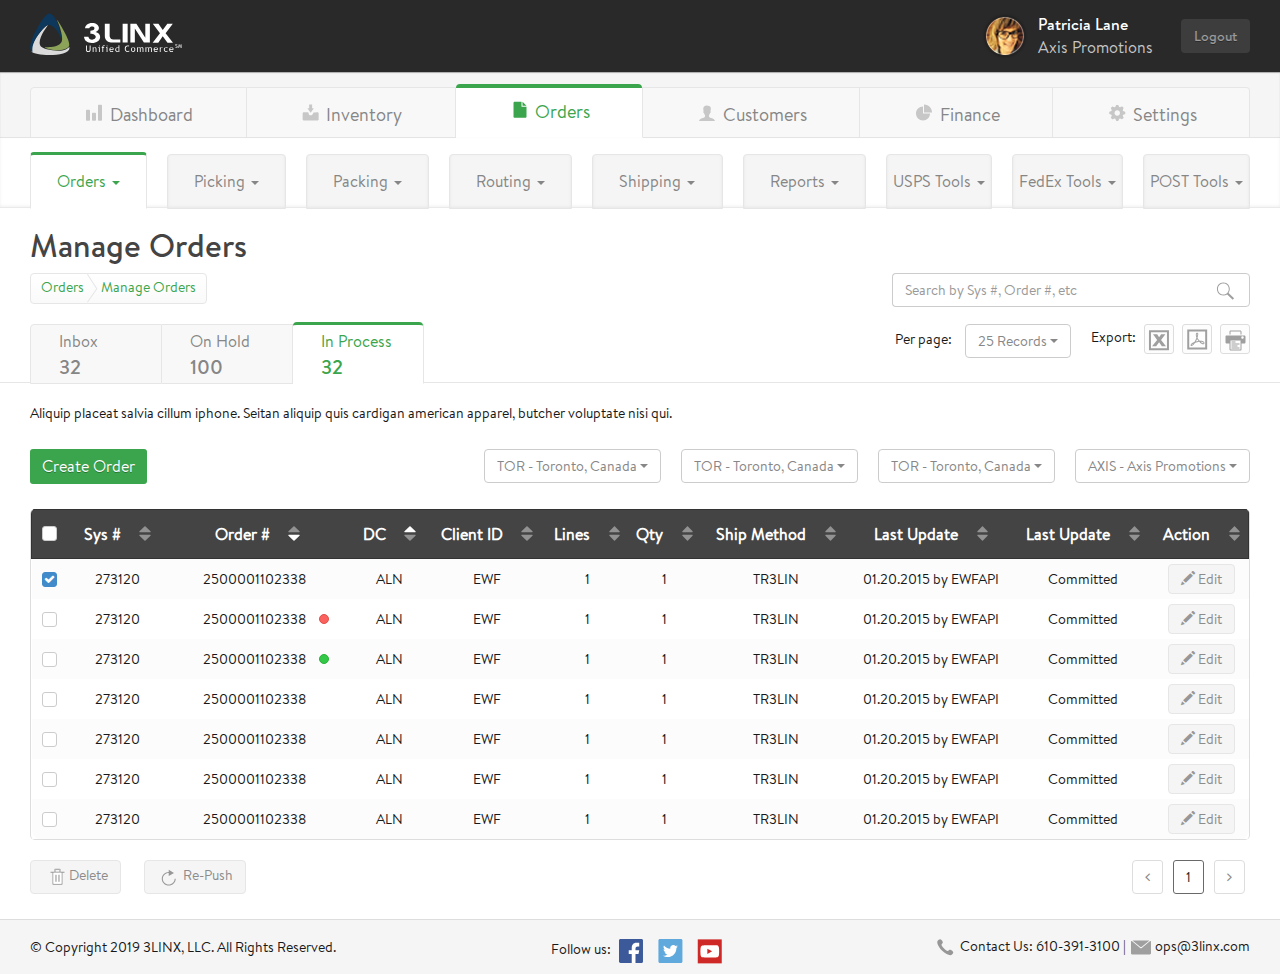
<file: manage.html>
<!DOCTYPE html>
<html>
  <head>
    <title>3LINX | UC Hub</title>
    <meta charset="UTF-8" />
    <meta name="keywords" content="3 LINX Unified Commerce" />
    <meta name="viewport" content="width=1500" />
    <meta name="format-detection" content="telephone=no" />
    <link rel="shortcut icon" type="image/ico" href="images/favicon.ico" />
    <link rel="stylesheet" type="text/css" href="css/bootstrap.min.css" />
    <link
      rel="stylesheet"
      type="text/css"
      href="css/bootstrap-select.min.css"
    />
    <link rel="stylesheet" type="text/css" href="css/font-awesome.min.css" />
    <link rel="stylesheet" type="text/css" href="css/elements.css" />
    <link rel="stylesheet" type="text/css" href="css/main.css" />
    <link rel="stylesheet" type="text/css" href="css/responsive.css" />
    <!--[if gte IE 9]>
      <style type="text/css">
        .gradient {
          filter: none;
        }
      </style>
    <![endif]-->

    <!--Main Scripts-->
    <script type="text/javascript" src="js/jquery-1.11.2.min.js"></script>
    <script type="text/javascript" src="js/bootstrap.min.js"></script>
    <script type="text/javascript" src="js/bootstrap-select.min.js"></script>
    <script type="text/javascript" src="js/main.js"></script>

    <!--[if lte IE 9]>
      <script type="text/javascript" src="js/ie/placeholder.js"></script>
      <script type="text/javascript" src="js/ie/respond.min.js"></script>
    <![endif]-->
  </head>
  <body>
    <div class="wrap">
      <header>
        <div class="container-fluid">
          <nav class="navbar-default navbar-static-top header-nav">
            <div class="">
              <div class="navbar-collapse form-inline">
                <div class="form-group nav-inner col-sm-6 col-xs-6">
                  <a href="index.html">
                    <img
                      src="images/Logo_Portal.svg"
                      class="hidden-print"
                      alt="3LINX Logo"
                    />
                    <img
                      src="images/Logo_Portal_print.svg"
                      class="visible-print"
                      alt="3LINX Logo"
                    />
                  </a>
                </div>
                <div class="nav col-sm-6 col-xs-6 nav-inner form-group">
                  <div class="form-inline pull-right">
                    <div class="img-banner-sm form-group">
                      <img
                        src="images/userPic/img1.png"
                        class="profile-image img-circle"
                        alt="Avatar"
                      />
                    </div>
                    <a href="" class="user-info form-group">
                      <span class="user-name">Patricia Lane</span>
                      <span class="user-info-corp">Axis Promotions</span>
                    </a>
                    <button class="btn btn-gray transition btn-logout">
                      Logout
                    </button>
                  </div>
                </div>
              </div>
              <!--/.nav-collapse -->
            </div>
            <!--/.container-fluid -->
          </nav>
        </div>
      </header>
      <div class="container-main no-space">
        <div class="main-menu">
          <div class="col-md-12 no-padding tab-block">
            <nav>
              <div class="no-padding" id="bs-example-navbar-collapse-1">
                <ul class="nav no-float main-nav nav-justified nav-tabs">
                  <li class="tab-item tab-first">
                    <a href="dashboard.html"
                      ><i class="icons icon-dash"></i> Dashboard</a
                    >
                  </li>
                  <li class="tab-item">
                    <a href=""><i class="icons icon-invent"></i> Inventory</a>
                  </li>
                  <li class="tab-item active">
                    <a href="manage.html"
                      ><i class="icons icon-orders"></i> Orders</a
                    >
                  </li>
                  <li class="tab-item">
                    <a href=""
                      ><i class="icons icon-customers"></i> Customers</a
                    >
                  </li>
                  <li class="tab-item">
                    <a href=""><i class="icons icon-finance"></i> Finance</a>
                  </li>
                  <li class="tab-item tab-last">
                    <a href=""><i class="icons icon-settings"></i> Settings</a>
                  </li>
                </ul>
              </div>
              <!-- /.navbar-collapse -->
            </nav>
          </div>
        </div>
        <!--End main Nav-->
        <div class="sub-menu">
          <div class="col-md-12 no-padding tab-block">
            <nav>
              <ul class="nav no-float main-nav nav-justified">
                <li class="dropdown drop-item active">
                  <a
                    href=""
                    class="dropdown-toggle"
                    data-toggle="dropdown"
                    role="button"
                    aria-expanded="false"
                  >
                    Orders
                    <span class="caret"></span>
                  </a>
                  <ul class="dropdown-menu" role="menu">
                    <li><a href="">Action</a></li>
                    <li><a href="">Another action</a></li>
                  </ul>
                </li>
                <li class="dropdown drop-item">
                  <a
                    href=""
                    class="dropdown-toggle"
                    data-toggle="dropdown"
                    role="button"
                    aria-expanded="false"
                    >Picking <span class="caret"></span
                  ></a>
                  <ul class="dropdown-menu" role="menu">
                    <li><a href="">Action</a></li>
                    <li><a href="">Another action</a></li>
                  </ul>
                </li>
                <li class="dropdown drop-item">
                  <a
                    href=""
                    class="dropdown-toggle"
                    data-toggle="dropdown"
                    role="button"
                    aria-expanded="false"
                    >Packing <span class="caret"></span
                  ></a>
                  <ul class="dropdown-menu" role="menu">
                    <li><a href="">Pack Orders</a></li>
                    <li><a href="">Prepare Pallet</a></li>
                  </ul>
                </li>
                <li class="dropdown drop-item">
                  <a
                    href=""
                    class="dropdown-toggle"
                    data-toggle="dropdown"
                    role="button"
                    aria-expanded="false"
                    >Routing <span class="caret"></span
                  ></a>
                  <ul class="dropdown-menu" role="menu">
                    <li><a href="">Action</a></li>
                    <li><a href="">Another action</a></li>
                  </ul>
                </li>
                <li class="dropdown drop-item">
                  <a
                    href=""
                    class="dropdown-toggle"
                    data-toggle="dropdown"
                    role="button"
                    aria-expanded="false"
                    >Shipping <span class="caret"></span
                  ></a>
                  <ul class="dropdown-menu" role="menu">
                    <li><a href="">Action</a></li>
                    <li><a href="">Another action</a></li>
                  </ul>
                </li>
                <li class="dropdown drop-item">
                  <a
                    href=""
                    class="dropdown-toggle"
                    data-toggle="dropdown"
                    role="button"
                    aria-expanded="false"
                    >Reports <span class="caret"></span
                  ></a>
                  <ul class="dropdown-menu" role="menu">
                    <li><a href="">Action</a></li>
                    <li><a href="">Another action</a></li>
                  </ul>
                </li>
                <li class="dropdown drop-item">
                  <a
                    href=""
                    class="dropdown-toggle"
                    data-toggle="dropdown"
                    role="button"
                    aria-expanded="false"
                    >USPS Tools <span class="caret"></span
                  ></a>
                  <ul class="dropdown-menu" role="menu">
                    <li><a href="">Action</a></li>
                    <li><a href="">Another action</a></li>
                  </ul>
                </li>
                <li class="dropdown drop-item">
                  <a
                    href=""
                    class="dropdown-toggle"
                    data-toggle="dropdown"
                    role="button"
                    aria-expanded="false"
                    >FedEx Tools <span class="caret"></span
                  ></a>
                  <ul class="dropdown-menu" role="menu">
                    <li><a href="">Action</a></li>
                    <li><a href="">Another action</a></li>
                  </ul>
                </li>
                <li class="dropdown drop-item drop-item-last tab-last">
                  <a
                    href=""
                    class="dropdown-toggle"
                    data-toggle="dropdown"
                    role="button"
                    aria-expanded="false"
                    >POST Tools <span class="caret"></span
                  ></a>
                  <ul class="dropdown-menu dropdown-menu-right" role="menu">
                    <li><a href="">Action</a></li>
                    <li><a href="">Another action</a></li>
                  </ul>
                </li>
              </ul>
            </nav>
          </div>
        </div>
        <!--End sub-nav-->
        <div class="container-fluid content-mob">
          <h2 class="header-md sub-header">Manage Orders</h2>
          <div class="action-block">
            <div class="col-lg-12 col-md-12 col-xs-12 no-padding form-inline">
              <div class="col-lg-6 col-md-6 col-sm-6 col-xs-6 no-padding">
                <ol class="breadcrumb gradient">
                  <li class="breadcrumb-item">
                    <a href=""
                      >Orders
                      <img src="images/icons/breadcrumbs.svg" alt="Arrow"
                    /></a>
                  </li>
                  <li class="breadcrumb-item"><a href="">Manage Orders</a></li>
                </ol>
              </div>
              <div
                class="col-lg-3 col-md-3 col-sm-3 pull-right no-padding text-right"
              >
                <div class="input-group search-block">
                  <input
                    type="text"
                    id="search-table"
                    class="form-control"
                    placeholder="Search by Sys #, Order #, etc"
                  />
                  <span class="input-group-btn">
                    <button class="btn btn-default btn-search" type="button">
                      <i class="icons icon-search"></i>
                    </button>
                  </span>
                </div>
                <!-- /input-group -->
              </div>
            </div>
          </div>
        </div>
        <div class="no-padding msg-container">
          <nav>
            <div
              class="form-inline col-lg-5 col-xs-5 no-padding pull-right option-details text-right"
            >
              <label class="record-select"
                >Per page:
                <select
                  id="maxOption5"
                  class="selectpicker show-menu-arrow form-control"
                >
                  <option>25 Records</option>
                  <option>Another link</option>
                </select>
              </label>
              <div class="form-group pull-right export-el">
                Export:
                <button
                  class="btn icon-export icon-xls"
                  data-toggle="tooltip"
                  data-placement="top"
                  title="Export XLS"
                ></button>
                <button
                  class="btn icon-export icon-pdf"
                  data-toggle="tooltip"
                  data-placement="top"
                  title="Export PDF"
                ></button>
                <button
                  class="btn icon-export icon-print"
                  data-toggle="tooltip"
                  data-placement="top"
                  title="Export Print"
                ></button>
              </div>
            </div>
            <div class="msg-menu">
              <ul class="nav nav-tabs no-float">
                <li role="presentation" class="tab-item tab-first msg-item">
                  <a href="#inbox">Inbox <span class="msg-count">32</span></a>
                </li>
                <li role="presentation" class="tab-item msg-item">
                  <a href="#onHold"
                    >On Hold <span class="msg-count">100</span></a
                  >
                </li>
                <li role="presentation" class="tab-item msg-item active">
                  <a href="#inProcess"
                    >In Process <span class="msg-count">32</span></a
                  >
                </li>
              </ul>
              <div class="tab-content container-fluid">
                <div role="tabpanel" class="tab-pane active" id="inbox">
                  Aliquip placeat salvia cillum iphone. Seitan aliquip quis
                  cardigan american apparel, butcher voluptate nisi qui.
                </div>
                <div role="tabpanel" class="tab-pane" id="onHold">
                  Seitan aliquip quis cardigan american apparel, butcher
                  voluptate nisi qui.
                </div>
                <div role="tabpanel" class="tab-pane" id="inProcess">
                  Cosby sweater eu banh mi, qui irure terry richardson ex squid.
                  Aliquip placeat salvia cillum iphone. Seitan aliquip quis
                  cardigan american apparel, butcher voluptate nisi qui.
                </div>
              </div>
            </div>
          </nav>
          <!--End Message Block-->
        </div>
        <div class="container-fluid">
          <div class="col-lg-12 col-md-12 col-sm-12 no-padding btn-topspace">
            <button class="btn btn-green">Create Order</button>
            <div
              class="form-inline col-lg-10 col-xs-10 no-padding pull-right text-right"
            >
              <select
                id="maxOption1"
                class="selectpicker show-menu-arrow form-control"
              >
                <option>TOR - Toronto, Canada</option>
                <option>Another link</option></select
              ><!--
                    --><select
                id="maxOption2"
                class="selectpicker show-menu-arrow form-control"
              >
                <option>TOR - Toronto, Canada</option>
                <option>Another link</option></select
              ><!--
                    --><select
                id="maxOption3"
                class="selectpicker show-menu-arrow form-control"
              >
                <option>TOR - Toronto, Canada</option>
                <option>Another link</option>
              </select>
              <select
                id="maxOption4"
                class="selectpicker show-menu-arrow form-control pull-right"
              >
                <option>AXIS - Axis Promotions</option>
                <option>Another link</option>
              </select>
            </div>
          </div>
        </div>
        <div class="container-fluid">
          <div class="table-container">
            <div class="col-12 col-sm-12 col-lg-12 no-padding">
              <div class="table-responsive">
                <table id="order-table" class="table table-striped table-hover">
                  <thead>
                    <tr>
                      <th class="no-sorting">
                        <div class="checkbox checkbox-custom checkbox-primary">
                          <input id="checkbox2" type="checkbox" />
                          <label for="checkbox2"> &nbsp; </label>
                        </div>
                      </th>
                      <th class="sorting"><div>Sys #</div></th>
                      <th class="sorting sorting_desc"><div>Order #</div></th>
                      <th class="sorting sorting_asc"><div>DC</div></th>
                      <th class="sorting"><div>Client ID</div></th>
                      <th class="sorting" style="width: 70px">
                        <div>Lines</div>
                      </th>
                      <th class="sorting" style="width: 70px">
                        <div>Qty</div>
                      </th>
                      <th class="sorting"><div>Ship Method</div></th>
                      <th class="sorting"><div>Last Update</div></th>
                      <th class="sorting"><div>Last Update</div></th>
                      <th class="sorting" style="width: 70px">
                        <div>Action</div>
                      </th>
                    </tr>
                  </thead>
                  <tbody>
                    <tr>
                      <td>
                        <div class="checkbox checkbox-custom checkbox-primary">
                          <input id="checkbox3" type="checkbox" checked="" />
                          <label for="checkbox3"> &nbsp; </label>
                        </div>
                      </td>
                      <td>273120</td>
                      <td class="order-num">2500001102338</td>
                      <td>ALN</td>
                      <td>EWF</td>
                      <td>1</td>
                      <td>1</td>
                      <td>TR3LIN</td>
                      <td>01.20.2015 by EWFAPI</td>
                      <td>Committed</td>
                      <td>
                        <button class="btn btn-lightgray">
                          <i class="glyphicon glyphicon-pencil"></i> Edit
                        </button>
                      </td>
                    </tr>
                    <tr>
                      <td>
                        <div class="checkbox checkbox-custom checkbox-primary">
                          <input id="checkbox4" type="checkbox" />
                          <label for="checkbox4"> &nbsp; </label>
                        </div>
                      </td>
                      <td>273120</td>
                      <td class="order-num">
                        2500001102338 <span class="red-light"></span>
                      </td>
                      <td>ALN</td>
                      <td>EWF</td>
                      <td>1</td>
                      <td>1</td>
                      <td>TR3LIN</td>
                      <td>01.20.2015 by EWFAPI</td>
                      <td>Committed</td>
                      <td>
                        <button class="btn btn-lightgray">
                          <i class="glyphicon glyphicon-pencil"></i> Edit
                        </button>
                      </td>
                    </tr>
                    <tr>
                      <td>
                        <div class="checkbox checkbox-custom checkbox-primary">
                          <input id="checkbox5" type="checkbox" />
                          <label for="checkbox5"> &nbsp; </label>
                        </div>
                      </td>
                      <td>273120</td>
                      <td class="order-num">
                        2500001102338 <span class="green-light"></span>
                      </td>
                      <td>ALN</td>
                      <td>EWF</td>
                      <td>1</td>
                      <td>1</td>
                      <td>TR3LIN</td>
                      <td>01.20.2015 by EWFAPI</td>
                      <td>Committed</td>
                      <td>
                        <button class="btn btn-lightgray">
                          <i class="glyphicon glyphicon-pencil"></i> Edit
                        </button>
                      </td>
                    </tr>
                    <tr>
                      <td>
                        <div class="checkbox checkbox-custom checkbox-primary">
                          <input id="checkbox6" type="checkbox" />
                          <label for="checkbox6"> &nbsp; </label>
                        </div>
                      </td>
                      <td>273120</td>
                      <td class="order-num">2500001102338</td>
                      <td>ALN</td>
                      <td>EWF</td>
                      <td>1</td>
                      <td>1</td>
                      <td>TR3LIN</td>
                      <td>01.20.2015 by EWFAPI</td>
                      <td>Committed</td>
                      <td>
                        <button class="btn btn-lightgray">
                          <i class="glyphicon glyphicon-pencil"></i> Edit
                        </button>
                      </td>
                    </tr>
                    <tr>
                      <td>
                        <div class="checkbox checkbox-custom checkbox-primary">
                          <input id="checkbox7" type="checkbox" />
                          <label for="checkbox7"> &nbsp; </label>
                        </div>
                      </td>
                      <td>273120</td>
                      <td class="order-num">2500001102338</td>
                      <td>ALN</td>
                      <td>EWF</td>
                      <td>1</td>
                      <td>1</td>
                      <td>TR3LIN</td>
                      <td>01.20.2015 by EWFAPI</td>
                      <td>Committed</td>
                      <td>
                        <button class="btn btn-lightgray">
                          <i class="glyphicon glyphicon-pencil"></i> Edit
                        </button>
                      </td>
                    </tr>
                    <tr>
                      <td>
                        <div class="checkbox checkbox-custom checkbox-primary">
                          <input id="checkbox8" type="checkbox" />
                          <label for="checkbox8"> &nbsp; </label>
                        </div>
                      </td>
                      <td>273120</td>
                      <td class="order-num">2500001102338</td>
                      <td>ALN</td>
                      <td>EWF</td>
                      <td>1</td>
                      <td>1</td>
                      <td>TR3LIN</td>
                      <td>01.20.2015 by EWFAPI</td>
                      <td>Committed</td>
                      <td>
                        <button class="btn btn-lightgray">
                          <i class="glyphicon glyphicon-pencil"></i> Edit
                        </button>
                      </td>
                    </tr>
                    <tr>
                      <td>
                        <div class="checkbox checkbox-custom checkbox-primary">
                          <input id="checkbox9" type="checkbox" />
                          <label for="checkbox9"> &nbsp; </label>
                        </div>
                      </td>
                      <td>273120</td>
                      <td class="order-num">2500001102338</td>
                      <td>ALN</td>
                      <td>EWF</td>
                      <td>1</td>
                      <td>1</td>
                      <td>TR3LIN</td>
                      <td>01.20.2015 by EWFAPI</td>
                      <td>Committed</td>
                      <td>
                        <button class="btn btn-lightgray">
                          <i class="glyphicon glyphicon-pencil"></i> Edit
                        </button>
                      </td>
                    </tr>
                  </tbody>
                </table>
              </div>
            </div>
          </div>
          <div class="col-md-12 manage-footer no-padding">
            <div class="table-actions col-md-6 col-sm-6 col-xs-12 no-padding">
              <button class="btn btn-lightgray">
                <i class="icons icon-delete"></i> Delete
              </button>
              <button class="btn btn-lightgray">
                <i class="icons icon-refresh"></i> Re-Push
              </button>
            </div>
            <div class="col-md-6 col-sm-6 col-xs-12 text-right no-padding">
              <ul class="pagination">
                <li>
                  <a href="#"><i class="fa fa-angle-left"></i></a>
                </li>
                <li><a href="#" class="current-page">1</a></li>
                <li>
                  <a href="#"><i class="fa fa-angle-right"></i></a>
                </li>
              </ul>
            </div>
          </div>
        </div>
        <!--End Orders-Header-->
      </div>
      <!--End container-main-->
      <footer class="form-inline no-float footer-bg">
        <div class="footer-inner container-fluid">
          <div class="col-md-4 col-xs-4 no-padding">
            <div class="form-group">
              &copy; Copyright 2019 3LINX, LLC. All Rights Reserved.
            </div>
          </div>
          <!--
        -->
          <div class="col-md-4 col-xs-4 text-center no-padding">
            <div class="form-group hidden-print">
              Follow us:
              <a href="" class="icon-soc transition icon-fb"></a>
              <a href="" class="icon-soc transition icon-tw"></a>
              <a href="" class="icon-soc transition icon-utube"></a>
            </div>
          </div>
          <!--
     -->
          <div class="col-md-4 col-xs-4 text-right no-padding form-inline">
            <div class="form-group">
              <i class="icons icon-contact"></i> Contact Us: 610-391-3100
              <span class="">|</span>
            </div>
            <div class="form-group">
              <i class="icons icon-email"></i> ops@3linx.com
            </div>
          </div>
        </div>
      </footer>
    </div>
    <script>
      $(function () {
        $(".msg-menu a").click(function (e) {
          e.preventDefault();
          $(this).tab("show");
        });
      });
    </script>
  </body>
</html>
</file>
<file: css/elements.css>
@font-face  {
    font-family:'BrandonText-Regular';
    src: url('../fonts/Brandon/BrandonText-Regular.eot');
    src: url('../fonts/Brandon/BrandonText-Regular.eot?#iefix') format('embedded-opentype'),     url('../fonts/Brandon/BrandonText-Regular.woff') format('woff'),     url('../fonts/Brandon/BrandonText-Regular.woff2') format('woff2'),  /* Super Modern Browsers */    url('../fonts/Brandon/BrandonText-Regular.ttf') format('truetype'),     url('../fonts/Brandon/BrandonText-Regular.otf') format('opentype'),     url('../fonts/Brandon/BrandonText-Regular.svg#BrandonText-Regular') format('svg');
}

@font-face  {
    font-family: 'BrandonText-Medium';
    src: url('../fonts/Brandon/BrandonText-Medium.eot');
    /* IE9 Compat Modes */    src: url('../fonts/Brandon/BrandonText-Medium.eot?#iefix') format('embedded-opentype'),  /* IE6-IE8 */    url("../fonts/Brandon/BrandonText-Medium.otf") format("opentype"),     url('../fonts/Brandon/BrandonText-Medium.woff2') format('woff2'),  /* Super Modern Browsers */    url('../fonts/Brandon/BrandonText-Medium.woff') format('woff'),  /* Pretty Modern Browsers */    url('../fonts/Brandon/BrandonText-Medium.ttf')  format('truetype'),  /* Safari,  Android,  iOS */    url('../fonts/Brandon/BrandonText-Medium.svg#svgBrandonText-Medium') format('svg');
    /* Legacy iOS */;
}

@font-face  {
    font-family:'BrandonText-Bold';
    src: url('../fonts/Brandon/BrandonText-Bold.eot');
    src: url('../fonts/Brandon/BrandonText-Bold.eot?#iefix') format('embedded-opentype'),     url('../fonts/Brandon/BrandonText-Bold.woff') format('woff'),     url('../fonts/Brandon/BrandonText-Bold.woff2') format('woff2'),  /* Super Modern Browsers */    url('../fonts/Brandon/BrandonText-Bold.ttf') format('truetype'),     url('../fonts/Brandon/BrandonText-Bold.otf') format('opentype'),     url('../fonts/Brandon/BrandonText-Bold.svg#BrandonText-Bold') format('svg');
}

/*Sticky footer*/
.login, .login body,.login .wrap,.login .container-main {
    height: 100%!important;
}
.container-main{
    height: auto!important;
}
.wrap  {
    display:table;
    width:100%;
}

header,  footer,  .container-main  {
    display:table-row ;
}

img {
    max-width: 100%;
}
body {
    font-family:'BrandonText-Regular';
    color: #181818;
}


a, .transition {
    -webkit-transition: all ease-in-out .15s;
    -o-transition: all ease-in-out .15s;
    transition: all ease-in-out .15s;
}
a:hover{
    color: #337fb4;
}
label {
    cursor: pointer;
    font-weight: normal;
}

.container-main  {
    height: 100%;
    width: 100%;
}
.no-float {
    float: none;
    margin: 0 auto;
}

.no-padding {
    padding:0;
}
.no-margin {
    margin:0;
}
.no-space {
    padding-top: 0!important;
}

.block-center {
    position: absolute;
    top: 0;
    bottom: 0;
    left: 0;
    right: 0;
    margin: auto;
}

h1, h2, h3, strong {
    font-family: 'BrandonText-Medium';
}
strong{
    font-weight: normal;
}
a {
    color: #65b4de;
}
.no-opacity{
    opacity: 1;
}
.no-opacity:hover{
    opacity: 0.5;
}
.link-light {
    color: #ffffff;
}

.checkbox,  .radio {
    margin: 0;
}

.header-md {
    font-size: 32px;
}

.header-sm {
    font-size: 26px;
}
.head-md-green{
    font-size: 28px;
}
.head-sm-green{
    font-size: 16px;
}
.head-md-green,.head-sm-green{
    color: #3aa54c;
    font-family:'BrandonText-Regular';
}
/*Buttons*/

.btn-green {
    background: #3AA54C;
    color: #ffffff;
    text-shadow: 0 1px 0 rgba(0, 0, 0, 0.3);
    border: 0 none;
}

.btn-green:hover, .btn-green:focus {
    background: #379b48;
    color: #ffffff;
}

.btn-gray {
    background: #3d3d3d;
    color: rgba(255, 255, 255, 0.5);
    text-shadow: 0 1px 0 rgba(0, 0, 0, 0.3);
    outline: none;
    font-family: "BrandonText-Medium";
}
.btn-lightgray {
    background: #f5f5f5;
    border: 1px solid #e6e6e6;
    color: #8c8c8c;
    padding: 4px 12px;
}

.btn-lightgray i {
    color: #979797;
}
.btn-gray:hover, .btn-gray.focus,  .btn-gray:focus {
    color: #ffffff;
}

/*Breadcrumb*/
.breadcrumb {
                  background: #ffffff;
                  /* Old browsers */    /* IE9 SVG,  needs conditional override of 'filter' to 'none' */    background: url(data:image/svg+xml;
    base64, PD94bWwgdmVyc2lvbj0iMS4wIiA/[base64]);
                  background: -moz-linear-gradient(top,   #ffffff 0%,  #fafafb 100%);
                  /* FF3.6+ */    background: -webkit-gradient(linear,  left top,  left bottom,  color-stop(0%, #ffffff),  color-stop(100%, #fafafb));
                  /* Chrome, Safari4+ */    background: -webkit-linear-gradient(top,   #ffffff 0%, #fafafb 100%);
                  /* Chrome10+, Safari5.1+ */    background: -o-linear-gradient(top,   #ffffff 0%, #fafafb 100%);
                  /* Opera 11.10+ */    background: -ms-linear-gradient(top,   #ffffff 0%, #fafafb 100%);
                  /* IE10+ */    background: linear-gradient(to bottom,   #ffffff 0%, #fafafb 100%);
                  /* W3C */    filter: progid:DXImageTransform.Microsoft.gradient( startColorstr='#ffffff',  endColorstr='#fafafb', GradientType=0 );
                  /* IE6-8 */    border: 1px solid #e6e6e6;
                  display: inline-block;
                  padding: 0 10px;
              }

.breadcrumb-item a {
    color: #3aa54c;
}

.breadcrumb-item:before {
    content: " "!important;
}
.breadcrumb>li+li:before{
    padding: 0;
}
/*Checkbox*/
.checkbox-custom  {
    padding-right: 0!important;
}

.checkbox-custom label  {
    display: inline-block;
    vertical-align: middle;
    position: relative;
    margin-bottom: 0;
    font-weight: normal;
    width: 17px;
    min-height: 0;
}

.checkbox-custom label::before  {
    content: "";
    display: inline-block;
    position: absolute;
    width: 15px;
    height: 15px;
    left: 0;
    top: 2px;
    border: 1px solid #cccccc;
    border-radius: 3px;
    background-color: #fff;
    -webkit-transition: border 0.15s ease-in-out,  color 0.15s ease-in-out;
    -o-transition: border 0.15s ease-in-out,  color 0.15s ease-in-out;
    transition: border 0.15s ease-in-out,  color 0.15s ease-in-out;
}

.checkbox-custom label::after  {
    display: inline-block;
    position: absolute;
    width: 14px;
    height: 14px;
    left: -1px;
    top: 1px;
    padding-left: 3px;
    padding-top: 1px;
    font-size: 11px;
    color: #555555;
}

.checkbox-custom input[type="checkbox"]  {
    opacity: 0;
    z-index: 1;
}

.checkbox-custom input[type="checkbox"]:focus + label::before  {
    outline: thin dotted;
    outline: 5px auto -webkit-focus-ring-color;
    outline-offset: -2px;
}

.checkbox-custom input[type="checkbox"]:checked + label::after  {
    font-family: 'FontAwesome';
    content: "\f00c";
}

.checkbox-custom input[type="checkbox"]:disabled + label  {
    opacity: 0.65;
}

.checkbox-custom input[type="checkbox"]:disabled + label::before  {
    background-color: #eeeeee;
    cursor: not-allowed;
}

.checkbox-custom.checkbox-circle label::before  {
    border-radius: 50%;
}

.checkbox-custom.checkbox-inline  {
    margin-top: 0;
}

.checkbox-custom.checkbox-single label  {
    height: 17px;
}

.checkbox-primary input[type="checkbox"]:checked + label::before  {
    background-color: #428bca;
    border-color: #428bca;
}

.checkbox-primary input[type="checkbox"]:checked + label::after  {
    color: #fff;
}
/*pagination*/
.pagination>li>a,  .pagination>li>span {
    color: #878787;
    margin: 0 5px;
    border-radius: 3px;
}

.pagination>li>a.current-page {
    border: 1px solid #696969;
    color: #292929;
}
/*Icons*/

.icons, .btn.icon-export {
    display: inline-block;
    background: url('../images/icons/icons.svg') no-repeat -3px 0;
}

.icon-export {
    height: 30px;
    width: 30px;
    padding: 0;
    border-radius: 3px;
    margin-left: 5px;
}

.icons {
    height: 23px;
    width: 23px;
}

.input-group-focus .icon-username {
    background-position: -29px 0;
}

.has-error .icon-username {
    background-position: -54px 0;
}

.icon-password {
    background-position: -2px -25px;
}

.input-group-focus .icon-password {
    background-position: -28px -25px;
}

.has-error .icon-password {
    background-position: -53px -25px;
}

.icon-dash {
    background-position: -2px -50px;
}

.icon-invent {
    background-position: -27px -50px;
}

.icon-orders {
    background-position: -51px -50px;
}

.icon-finance {
    background-position: -76px -50px;
}

.icon-customers {
    background-position: -76px -23px;
}

.icon-settings {
    background-position: -100px 1px;
}

.btn.icon-export {
    outline: none!important;
    box-shadow: none!important;
    background-color: #fdfdfd;
    border: 1px solid #dddddd;
}
.icon-xls{
    background-position: -51px -209px!important
}
.icon-xls:hover{
    background-position: -99px -24px!important;
}
.icon-pdf {
    background-position: -99px -53px!important;
}
.icon-pdf:hover{
    background-position: -80px -209px!important
}
.icon-letter {
    background-position: 0 -74px!important;
}
.icon-letter:hover{
    background-position: -32px -236px!important
}
.icon-print {
    background-position: -54px -125px!important
}
.icon-print:hover{
    background-position: -2px -236px!important
}
.icon-contact {
    background-position: -82px -82px;
}

.icon-email {
    background-position: -2px -78px;
}

.icon-contact, .icon-email, .icon-edit, .icon-delete, .icon-refresh {
    vertical-align: middle;
}

.icon-edit {
    background-position: -28px -79px;
}

.icon-delete {
    background-position: -28px -102px;
}

.icon-refresh {
    background-position: -86px -133px;
}

.btn-search {
    padding-top: 4px;
    padding-bottom: 0;
}

.icon-search {
    background-position: -63px -157px;
}

.active .icon-dash  {
    background-position: -1px -177px;
}

.active .icon-invent  {
    background-position: -26px -178px;
}

.active .icon-orders  {
    background-position: -51px -178px;
}

.active .icon-customers  {
    background-position: -105px -182px;
}

.active .icon-finance  {
    background-position: -80px -178px;
}

.active .icon-settings  {
    background-position: -102px -159px;
}
.icon-sun,.icon-moon{
    position: absolute;
    top: 5px;
    right: 5px;
}
.icon-sun{
    background-position: 0 -124px;
}
.icon-moon{
    background-position: -83px -108px;
}
.icon-phone-green{
    background-position: -108px -108px;
}
.icon-email-green{
    background-position: -58px -103px;
}
.icon-lg {
    width: 25px;
}
.icon-graph{
    background-position: -2px -209px;
}
.icon-data{
    background-position: -26px -208px;
}
.active .icon-graph{
    background-position: -105px -80px;
}
.active .icon-data{
    background-position: -1px -98px;
}
/*Img banners*/
.img-banner-sm{
    width: 40px;
    height: 40px;
    margin-right: 10px;
}
.img-banner-mid{
    width: 50px;
    height: 50px;
    margin: 0 25px;
}
.img-banner-lg{
    width: 112px;
    height: 112px;
}
.profile-image-mid{
    border: 1px solid #d4d4d4;
}
.help-img-lg{
    border: 1px solid #b8dfc0;
}
/*Line Chart*/

#canvas-holder2 {
    width: 96%;
    height: 188px;
    margin: 0 auto;
}
#chart2{
    height: 100%;
}
#chartjs-tooltip {
    opacity: 1;
    position: absolute;
    background: rgba(0, 0, 0, .7);
    color: white;
    border-radius: 3px;
    -webkit-transition: all .1s ease;
    transition: all .1s ease;
    pointer-events: none;
    -webkit-transform: translate(-50%, 0);
    transform: translate(-50%, 0);
}
.chartjs-tooltip-key{
    display:inline-block;
    width:10px;
    height:10px;
}
.chart-info{
    text-transform: uppercase;
    font-size: 14px;
    color: #878b8e;
    margin-right: 20px;
}
.chart-orange,.chart-blue{
    background: #ffffff;
    display: inline-block;
    width: 14px;
    height: 14px;
    margin-right: 5px;
}
.chart-blue{
    border: 3px solid #60c5c9;
}
.chart-orange{
    border: 3px solid #e6a24b;
}
/*Doughnut Chart*/
.panel-static,.panel-static-bottom .tab-content{
    position: relative;
}
.panel-fixed-head{
    position: absolute;
    top: 0;
    left: 0;
    width: 100%;
    padding: 5px 15px;
}
.panel-static-bottom{
    margin-top: 43px;
    height: 225px;
    max-width: 320px;
    padding: 0;
    overflow: auto;
}
.order-count,.centered-img{
    position: absolute;
    left: 0;
    right: 0;
    bottom: 0;
    top: 0;
    margin: auto;
}
.order-count .table-block{
    height: 100%;
}
.order-count-inner{
    display: table-cell;
    vertical-align: middle;
    text-align: center;
    font-size: 14px;
}
.choose-tablist.nav-tabs{
    border-bottom: 0 none!important;
}
.choose-tablist a{
    padding: 0!important;
    line-height: normal!important;
    height: 30px;
    width: 30px;
    text-align: center;
    border: 1px solid #ddd!important;
    border-radius: 3px!important;
    margin-left: 10px;
}
.canvas-holder{
    width: 200px;
    z-index: 1;
    position: relative;
    padding-top: 10px;
}
.panel-static-bottom .table td{
    padding: 10px 20px;
    text-align: right;
    color: #39a54c;
    font-family: 'BrandonText-Medium';
}
.table-striped.table tr:first-child td{
    border-top: 0 none;
}
.panel-static-bottom .table td:first-child{
    text-align: left;
    color: #181818;
}
/*Tooltip*/
.tooltip{
    opacity: 0.66!important;
}
.tooltip-inner{
    padding: 10px!important;
}
</file>
<file: css/main.css>
/*page Login*/
.page-login {
      background: url("../images/login-bg.png") no-repeat center center;
      background-size: cover;
      position: relative;
}
.block-logo {
    margin-bottom:30px;
}

.login-form {
    color: #858585;
    display: table-cell;
    vertical-align: middle;
}
.login-action{
    font-size: 11px;
}
.panel-heading-sm {
    padding-top: 5px;
    padding-bottom: 5px;
}
.panel-default>.panel-heading{
    background: #ffffff;
}
.login-panel.panel-default>.panel-heading {
    background-color: #f8f8f8;
}
.login-panel .panel-body {
    padding: 20px 25px 15px 25px;
}
.login-panel .btn{
    font-size: 14px;
}
.header-space  {
    margin: 5px 0;
}

.panel-footer  {
    padding: 1px 15px;
    color: #A0A0A0;
}

.login-form a {
    text-decoration: underline;
}

.login-icon {
    background: none;
    color: #303b44;
}

.login-input, .input-group-addon, .btn-green {
    border-radius: 3px;
}
.form-control:focus{
    border-color: #ccc;
}
.input-group-focus.addon-left .input-group-addon{
    box-shadow: inset 2px 0 5px rgba(58,165,76,0.3)!important;
    -webkit-box-shadow: inset 2px 0 5px rgba(58,165,76,0.3)!important;
    background: #d3f4d9;
}
input:-webkit-autofill,input:-webkit-autofill:hover, input:-webkit-autofill:focus{
    -webkit-box-shadow:0 0 0 1000px #ffffff inset!important;
    background-color: #ffffff!important;
}

.login-input {
    border-left: 0 none;
    padding-left: 0;
    height: 40px;
    outline: none;
    font-size: 14px;
    color: #868686;
}

.input-group-focus .login-input {
    color: #36414D;
}
.input-group-focus .input-group-addon,.input-group-focus .form-control:focus,.input-group-focus .btn-default{
    border-color: #999999;
}
.create-acc {
    margin: 15px 0 30px 0;
}

.has-error {
    color: #FF5F56;
    font-size: 16px;
}

.has-error .form-control, .has-error .form-control:focus, .has-error .input-group-addon {
    color: #FF5F56;
    background-color: #fee9e8;
    border-color: #FF5F56;
    box-shadow: none!important;
    -webkit-box-shadow: none!important;
}

.has-error ::-webkit-input-placeholder  {
    /* WebKit browsers */
    color: #ff6e66;
}

.has-error :-moz-placeholder  {
    /* Mozilla Firefox 4 to 18 */
    color: #ff6e66;
    opacity:  1;
}

.has-error ::-moz-placeholder  {
    /* Mozilla Firefox 19+ */
    color: #ff6e66;
    opacity:  1;
}

.has-error :-ms-input-placeholder  {
    /* Internet Explorer 10+ */
    color: #ff6e66;
}

.has-error .hidden {
    display: block!important;
    visibility: visible!important;
}

/*Page Manage*/
header {
   position:relative;
   z-index:1;
   background: #292929;
   min-height: 75px;
}

.header-nav, .main-menu-inner {
    background: none;
    border: 0 none;
    margin-bottom: 0;
}

.user-info, .user-info:hover {
    color: #ffffff;
    font-size: 16px;
}
.user-name{
    font-family: 'BrandonText-Medium';
}
.user-info-corp {
    display: block;
    color: #c5c5c5;

}

.profile-image {
    box-shadow: 0 0 3px rgba(0, 0, 0, 0.5);
}

.btn-logout {
    margin-left: 25px;
}

.nav-inner {
    padding: 13px 0;
}

.main-menu {
    background: #f5f5f5;
    box-shadow: inset 0 1px 1px rgba(0, 0, 0, 0.3);
}

.main-menu, .sub-menu {
    padding-top: 15px;
    position: relative;
    height: 65px;
}
.main-menu a,.sub-menu a{
    border: 0 none!important;
    background: transparent!important;
}
.main-menu a{
    border: 0 none!important;
}

/*DropDown menu*/
.sub-menu {
    box-shadow: inset 0 -1px 3px rgba(105, 105, 105, 0.1);
    height: 71px;
    border-bottom: 1px solid #eaeaea;
}
.bootstrap-select.form-control:not([class*=col-]) {
     width: auto;
     max-width: 100%;
 }
.bootstrap-select .btn-default{
    color: #878787;
}
.bootstrap-select>.btn {
    padding-right: 20px;
}

.sub-menu .dropdown-menu>li>a {
    color: #868686;
    border-bottom: 1px solid #eaeaea;
    padding-top: 10px;
    padding-bottom: 10px;
}
.record-select{
    margin-right: 20px;
}
.record-select .bootstrap-select {
    margin-left: 10px!important;
}

.sub-menu .dropdown-menu>li:last-child>a {
    border-bottom: 0 none;
}
.tab-item:hover,.nav>li>a:focus, .nav>li>a:hover{
    background-color: #ffffff;
}
.sub-header {
    color: #444444;
}
.msg-count {
    font-family:'BrandonText-Medium';
    display: block;
    font-size: 20px;
}

.form-control {
    box-shadow: none!important;
    -webkit-appearance: none;
}

.search-block {
    width: 358px;
    float: right;
}

.search-block input {
    border-right: 0 none;
}

.search-block i {
    font-size: 18px;
    color: #9f9f9f;
}

.search-block.input-group .input-group-btn {
    width: 42px;
}

.page-el {
    margin-left: 5px;
}

.icon-banner {
    padding: 0;
    width: 35px;
}

.btn-topspace {
    margin-top: 25px;
    margin-bottom: 25px;
    clear: both;
}
.btn-topspace .bootstrap-select{
    margin-left: 20px!important;
}
.btn-topspace .btn-green{
    font-size: 16px;
}
/*table styles*/
.option-table {
    overflow: hidden;
}

.option-table {
    margin-top: 25px;
    clear: both;
    width: 100%;
}

.table-striped>tbody>tr:nth-of-type(odd) {
    background-color: #fcfcfc;
}

.table>thead>tr>th {
    font-size: 16px;
    padding: 12px 8px!important;
}
.table>tbody>tr>td,  .table>tbody>tr>th,  .table>tfoot>tr>td,  .table>tfoot>tr>th,
.table>thead>tr>td, .table>thead>tr>th{
    vertical-align: middle;
}
#order-table.table>tbody>tr>td,  #order-table.table>tbody>tr>th,  #order-table.table>tfoot>tr>td,  #order-table.table>tfoot>tr>th,
#order-table.table>thead>tr>td,  #order-table.table>thead>tr>th {
    border: 0 none;
    white-space: nowrap;
    padding: 5px;
}

.table-hover>tbody>tr:hover  {
    background-color: #ebf6ed;
}

.table thead {
    background: #444444;
    color: #ffffff;
    border: 1px solid #333333;
}

#order-table.table thead th,  #order-table.table thead td, #order-table.table tbody th,  #order-table.table tbody td {
    text-align: center;
}

.table>thead>tr>th:first-child {
    border-radius: 2px 0 0 0;
}

.table>thead>tr>th:last-child {
    border-radius: 0 2px 0 0;
}

#order-table.table  tbody tr:last-child td {
    border-bottom: 1px solid #dddddd;
}

.table  tbody tr:last-child td:first-child {
    border-radius: 0 0 0 10px;
}

.table tbody tr:last-child td:last-child {
    border-radius: 0 0 10px 0;
}

.table  tbody tr.even {
    background: #fcfcfc;
}

.table-actions button {
    margin-right: 20px;
}

.table-responsive {
    border-left: 1px solid #dddddd;
    border-right: 1px solid #dddddd;
    border-radius: 5px;
    -webkit-overflow-scrolling: touch;
}

.no-sorting {
    padding-left: 16px!important;
}

.no-sorting.sorting_desc, .no-sorting.sorting_desc div, .no-sorting.sorting_asc, .no-sorting.sorting_asc div, .no-sorting.sorting, .no-sorting.sorting div {
    background: none!important;
}

.order-num {
    text-align: left!important;
    padding-left: 40px!important;
}

.table  thead .sorting div, .table  thead .sorting_asc div, .table  thead .sorting_desc div {
    display: inline-block;
    padding-right: 30px;
}

.table  thead .sorting div {
    background: url("../images/icons/sort_both.svg") no-repeat center right;
}

.table  thead .sorting_asc div {
    background: url("../images/icons/sort_asc.svg") no-repeat center right;
}

.table  thead .sorting_desc div {
    background: url("../images/icons/sort_desc.svg") no-repeat center right;
}

.red-light, .green-light {
    height: 10px;
    width: 10px;
    border-radius: 50%;
    display: inline-block;
    margin-left: 10px;
}

.red-light {
    background: #fc625d;
    border: 1px solid #e14e48;
}

.green-light {
    background: #34c849;
    border: 1px solid #28b135;
}

.pagination {
    margin: 0;
}

.manage-footer {
    margin: 20px 0;
    overflow: hidden;
}

.table-container {
    clear: both;
    overflow: hidden;
}

.table {
    margin-bottom: 0;
}
/*footer*/
footer  {
      height: 55px;
      width: 100%;
      color: #ffffff;
}

.footer-inner {
    border-top: 1px solid rgba(255, 255, 255, 0.16);
    padding-top: 15px;
    min-width: 960px;
}
.footer-bg .footer-inner{
    border-top: 1px solid #dddddd;
}
.footer-item {
    margin-bottom: 0;
}

.icon-soc {
    width: 26px;
    height: 31px;
    background: url("../images/icons/socials.svg") no-repeat -5px 0;
    display: inline-block;
    vertical-align: middle;
    margin: 0 5px;
}

.icon-soc:hover {
    opacity: 0.5;
}

.icon-tw {
    background-position: -36px 0;
}

.icon-utube {
    background-position: -68px 0;
}

.footer-bg {
    background: #f5f5f5;
    color: #181818;
}

footer i {
    color: #979797;
}

/*Page Dashboard*/
.container-left{
    padding-right: 10px;
}
.profile-head{
    background: none;
    -webkit-box-shadow: none;
    -moz-box-shadow: none;
    box-shadow: none;
    padding: 10px 10px 10px 30px;
    margin:30px 0 10px 0;
}
.profile-head img{
    vertical-align: top;
}
.panel-date,.panel-static{
    font-size: 18px;
    margin-right: 10px;
    margin-bottom: 10px;
}
.box-country:last-child .panel-date, .box-data:last-child .panel-static{
    margin-right: 0;
}
.panel-date .panel-heading,.box-data .panel-heading{
    padding: 10px 5px 10px 20px;
    height: 45px;
}
.panel-date p,.txt-muted{
    color: #858585;
}
.txt-green{
    color: #33a546;
}
.panel-date strong{
    font-size: 18px;
}
.panel-date .panel-body{
    position: relative;
    font-size: 16px;
}
.box-night .panel-body{
    background: #303345;
    color: #ffffff;
    border-radius: 0 0 4px 4px;
}
.box-night .head-sm-green{
    color: #337fb4;
}
.box-night p{
    color: #6e717d;
}
.count-time{
    margin-top: 5px;
}
.chart-container{
    padding: 25px 0 45px 0;
}
.chart-info{
    margin-bottom: 15px!important;
}
.panel-activity{
    font-size: 16px;
}
.panel-activity td:last-child{
    text-align: right;
    padding-right: 25px;
}
.panel-activity td:first-child{
    text-align: center;
}
.locations{
    font-size: 14px;
}
.locations span{
    display: block;
}
/*Prod img*/
.panel-prods .panel-body{
    padding: 15px 20px;
    font-size: 16px;
}
.panel-default{
    margin-bottom: 10px;
}
.prod-banner{
    width: 90px;
    height: 90px;
    border: 1px solid #e5e5e5;
    margin-right: 15px;
    position: relative;
}
.prod-count{
    font-size: 16px;
    color: #ffffff;
    position: relative;
    z-index: 100;
    background: #3aa54c;
    padding: 0 10px;
    margin: 3px;
    display: inline-block;
}
.panel-prods{
    color: #858585;
}
.cost{
    color: #181818;
    font-family: 'BrandonText-Medium';
}
.info-right{
    width: 38%;
}
.enscroll{
    max-height: 387px;
}
.enscroll-lg{
    max-height: 688px;
}
.panel-activity .enscroll{
    max-height: 698px;
    overflow: auto;
}

.icon-container{
    background: #f2f2f2;
    padding: 2px;
    display: inline-block;
    height: 29px;
    width: 29px;
    border-radius: 3px;
}
.holiday-info{
    margin: 0 0 24px 0;
}
.holiday-month{
    background: #3aa54c;
    color: #ffffff;
    border-radius: 2px;
    padding: 2px;
    font-size: 12px;
    width: 38px;
    text-transform: uppercase;
}
.holiday-month,.marker{
    margin-right: 5px;
    margin-top: 5px;
}
.holiday-date{
    display: block;
    background: #ffffff;
    color: #3aa54c;
    font-size: 20px;
    height: 20px;
    line-height: 20px;
    font-family: 'BrandonText-Medium';
}
.holiday-txt{
    width: 148px;
}
.holiday-info.form-inline .form-group{
    vertical-align: top;
}
/*Right Container*/
.help-block-header{
    margin-bottom: 10px;
}
.panel-help{
    font-size: 16px;
    margin-right: 0;
}
.help-info-txt{
    max-width: 150px;
    word-wrap: break-word;
}
.help-info,.helper-name{
    margin-top: 15px;
}
.help-info i{
    vertical-align: top;
}
.helper-name{
    display: block;
}
.btn-support{
    margin: 20px 0 5px 0;
    padding-left: 30px;
    padding-right: 30px;
}
small{
    font-size: 12px;
    line-height: 15px;
}
.container,.container-fluid{
    min-width:1220px;
}
.msg-menu .nav-tabs,.container,.container-fluid{
    padding-left: 30px;
    padding-right: 30px;
}
.msg-menu .tab-pane{
    padding-top: 20px;
    word-wrap: break-word;
}
.option-details{
    padding-right: 30px;
}
.action-block .bootstrap-select{
    margin-left: 10px!important;
}
.form-inline .form-group {
    display: inline-block;
    margin-bottom: 0;
    vertical-align: middle;
}
.nav-justified > li {
    float:none;
    display:table-cell;
    width:1%;
    text-align:center;
}
.nav-tabs.nav-justified>li>a {
    margin-bottom: 0;
}
</file>
<file: css/responsive.css>
@media only screen and (max-height: 640px) {
    html, body {
        height: auto;
    }

    .login, .login body {
        height: 100%;
    }

        .container-main {
            padding-top: 50px;
        }

        header,  footer,  .container-main, .wrap {
            display: block;
        }

     .page-login.wrap {
         display: table;
     }

     .page-login header, .page-login footer, .page-login .container-main {
         display: table-row;
     }

     .block-logo {
         margin-top: 20px;
     }
}

.login-panel {
    width: 280px;
}
/*
@media only screen and (min-width: 768px) and (max-width: 992px) {
    .container  {
        padding: 0 5px;
    }

}*/

.container{
    max-width: 1220px;
    width: auto;
    padding-left: 20px;
    padding-right: 20px;
}
.table-block{
    display: table;
    table-layout: fixed;
    width: 100%;
}
.box-country,.box-data,.table-cell{
    display: table-cell;
    vertical-align: top;
}
.box-country:last-child,.box-data:last-child{
    margin-right: 0;
}
.tab-item {
    display:inline-block;
    float:left;
    opacity:1;
    transition:all .4s ease;
    background: #f8f8f8;
    border: 1px solid #e6e6e6;
    border-left: 0 none;
    vertical-align: middle;
}
.main-menu .tab-item{
    font-size: 18px;
}
.tab-first {
    border-left: 1px solid #e6e6e6;
    border-radius: 4px 0 0 0;
}
.tab-last {
    border-radius: 0 4px 0 0;
}
.tab-last a{
    margin-right: 0!important;
}
.tab-item a {
    display:inline-block;
    transition:all .2s ease;
    color:#868686!important;
    text-align: center;
}
.main-menu .active {
    margin-top: -5px;
    background: #ffffff;
}
.main-menu .active a{
    border-top: 4px solid #3aa54c!important;
    color: #3aa54c!important;
    position: relative;
    top: -5px;
    border-radius: 4px 4px 0 0!important;
    padding-top: 7px!important;
    padding-bottom: 7px!important;

}
.nav-tabs {
    border-bottom: 1px solid #e6e6e6!important;
}
.main-menu .nav-tabs{
    height: 51px;
}
.sub-menu .active > a,.sub-menu .active > a:hover,.sub-menu .open.active > a,.sub-menu .open.active > a:hover,
.msg-item.active a,.msg-item.active a:hover{
    border-top: 3px solid #3aa54c!important;
    color: #3aa54c!important;
}
.sub-menu .open>.dropdown-menu.dropdown-menu-right {
    right: 0;
    left: auto;
    border-radius: 4px 0 4px 4px;
}

.sub-menu .open>.dropdown-menu {
    box-shadow: 0 2px 1px rgba(0,0,0,0.1);
    top: 94%;
    left: 0;
    padding: 0 5px;
    border-color: #87ca92;
    border-radius: 0 2px 2px 2px;
    width: 100%;
}
.dropdown-menu li{
     border-bottom: 1px solid #e6e6e6!important;
    font-size: 16px;
    font-family:'BrandonText-Regular';
}
.dropdown-menu li:hover a{
    color: #181818;
}
.dropdown-menu li:last-child{
    border-bottom: 0 none!important;
}
.nav>li>a {
    padding-left: 0;
    padding-right: 0;
}

.main-nav {
    display: inline-block;
    float: none;
    padding: 0 30px;
}

/*Dropdowns menu*/
.drop-item {
    background: none;
    text-align: center;
    margin-right: 11px;
    font-size: 16px;
}

.drop-item, .drop-item a {
    border-radius: 4px 4px 0 0;
    color: #868686;
}
.drop-item > a{
    padding: 15px 0!important;
    border: 1px solid #e6e6e6!important;
    border-bottom: 0 none;
    background: #f5f5f5!important;
    margin: 0 20px 0 0;
    box-shadow: inset 0 -1px 3px rgba(105, 105, 105, 0.1);
}
.drop-item.active a,.drop-item>a:hover, .drop-item.open >a, .msg-item.active a{
    background: #ffffff!important;
    z-index: 10000;
    position: relative;
    box-shadow: none;
}
.drop-item.open >a, .drop-item>a:hover{
    border-color: #87ca92!important;
    color: #181818;
    box-shadow: none;
}

.drop-item-last {
    margin-right: 0;
}
.active, .open,.drop-item:hover,.drop-item.active a,.drop-item.open >a, .drop-item>a:hover{
    border-bottom: 1px solid #ffffff!important;
}
/*Message menu*/

.msg-item > a {
    width: 130px;
    text-align: left;
    font-size: 16px;
}
.msg-item>a,.msg-item>a:hover {
    padding: 5px 28px 2px 28px!important;
    border: 0 none!important;
}
.nav-tabs>li>a{
    margin-right: 0;
}
.msg-container .nav-tabs{
    height: 59px;
}
.msg-item.active a{
    margin-top: -3px;
}
/*@media only screen and (max-width: 1200px) {
    .tab-item a {
        width: 158px;
    }

    .drop-item {
        width: 96px;
    }

    .drop-item a {
        font-size: 14px;
    }

    .export-el {
        float: none !important;
        margin: 5px 0;
    }

    .option-details {
        text-align: right;
    }

    .btn-topspace .btn {
        font-size: 12px;
    }

    .table>thead>tr>th {
        font-size: 14px;
    }

    .table thead .sorting div,  .table thead .sorting_asc div,  .table thead .sorting_desc div {
        padding-right: 20px;
    }

}
@media only screen and (min-width: 1201px) and (max-width: 1232px) {
    .tab-item a{
        width: 192px;
    }
    .drop-item{
        width: 119px;
    }
}*/
/*
@media only screen and (min-width: 767px) and (max-width: 991px) {
    .tab-item a  {
        width: 122px;
    }

    .drop-item {
        margin-right: 5px;
    }

    .drop-item  {
        width: 77px;
    }

    .drop-item .caret {
        display: block;
        margin: 0 auto;
    }

    .navbar-nav>li.drop-item >a  {
        padding-top: 12px;
        padding-bottom: 12px;
    }

    .btn-topspace .dropdown {
        width: 100%;
        margin-bottom: 10px;
        text-align: right;
    }

    .action-block>div {
        margin: 10px 0;
    }

}
@media only screen and (max-width: 995px) {
    .nav>li.msg-item>a  {
        padding: 6px 20px;
    }

    #order-table {
        width: 1000px;
    }

    .action-block .navbar-default .navbar-collapse {
        border-top: 0 none;
    }

    .footer-inner {
        padding-top: 7px;
    }

    .bootstrap-select.form-control:not([class*=col-]) {
        width: 100%;
        margin-top: 5px;
    }

}*/
/*
@media only screen and (max-width: 767px) {
    footer, .main-menu, .sub-menu {
        height: auto;
    }

    .footer-inner,  .footer-inner .text-right {
        text-align: center;
    }

    .tab-item a, .drop-item  {
        width: 100%;
        text-align: left;
    }

    .tab-item, .drop-item {
        border-bottom: 1px solid #e7e7e7;
    }

    .drop-item .caret, .option-details .dropdown .caret, .btn-topspace .dropdown .caret {
        float: right;
        margin-top: 8px;
    }

    .content-mob {
        margin: 0 15px;
    }

    .option-details, .option-details .dropdown .btn, .btn-topspace .dropdown .btn {
        text-align: left;
    }

    .option-details label,  .option-details .dropdown , .option-details .dropdown .btn,     .open>.dropdown-menu, .btn-topspace .dropdown, .btn-topspace .dropdown .btn {
        width: 100%;
    }

    .option-details .dropdown {
        margin-left: 0;
    }

    .btn-topspace .dropdown {
        margin-top: 10px;
    }

    .option-table {
        border: 0 none;
    }

    .manage-footer .text-right {
        text-align: center;
    }

    .pagination {
        margin-top: 15px;
    }

    .table-responsive {
        margin-top: 15px;
    }

    .user-info {
        display: inline-block;
        vertical-align: middle;
        margin-bottom: 0;
    }

    .footer-bg {
        padding-bottom: 10px;
    }

    .msg-item {
        float: left;
        margin: 20px 0;
        width: 33%;
        border: 1px solid #e7e7e7;
        border-left: 0;
        background: #f8f8f8;
    }

    .msg-item:first-child {
        border-left: 1px solid #e7e7e7;
    }

    .msg-item.active {
        border-top: 3px solid #3aa54c;
        border-bottom: 0 none;
        border-radius: 5px 5px 0 0;
    }

    .nav>li.msg-item.active>a {
        color: #3aa54c!important;
    }

}
@media only screen and (max-width: 560px) {
    .header-nav .form-inline .form-group {
        width: 100%;
        text-align: center;
    }

    .header-nav .form-inline .form-group .pull-right {
        float: none!important;
    }

    .btn-logout {
        margin-top: 10px;
        margin-left: 0;
    }

}
@media only screen and (max-width: 400px) {
    .panel-body {
        padding-right: 10px;
        padding-left: 10px;
    }

    .login-action div, .login-action a {
        width: 100%;
        text-align: center;
    }

    .login-input {
        font-size: 14px;
    }

    .search-block, .msg-item:last-child {
        margin-bottom: 20px;
    }

    .msg-item.active {
        border-bottom: 1px solid #e7e7e7;
    }

    .msg-item {
        width: 100%;
        margin: 0;
        border-right: 0;
        border-top: 0 none;
    }

    .msg-item, .msg-item:first-child {
        border-left: 0 none;
    }

}
*/
@media print{@page {size: landscape}}


@media print {
    .icons,.input-group-addon:first-child,.input-group-btn .btn,.export-el,.search-block.input-group .input-group-btn{
        display: none!important;
    }
    input{
        box-shadow: none!important;
        border: 1px solid #000000!important;
        padding-left: 5px!important;
    }
    a:link:after, a:visited:after {
        content: normal!important;
    }
    .nav-tabs,.sub-menu{
        border-bottom: 0 none!important;
    }
    .record-select{
        margin-right: 0!important;
    }
    .enscroll,.panel-static-bottom{
        height: auto!important;
        max-height: none!important;
    }
    .box-data .tab-content>.tab-pane{
        display: block!important;
        visibility: visible!important;
    }
    .holiday-info,.block-logo{
        text-align: center!important;
    }
    .location{
        text-align: left!important;
    }
    .block-logo img{
        margin:0 auto!important;
    }
}
</file>
